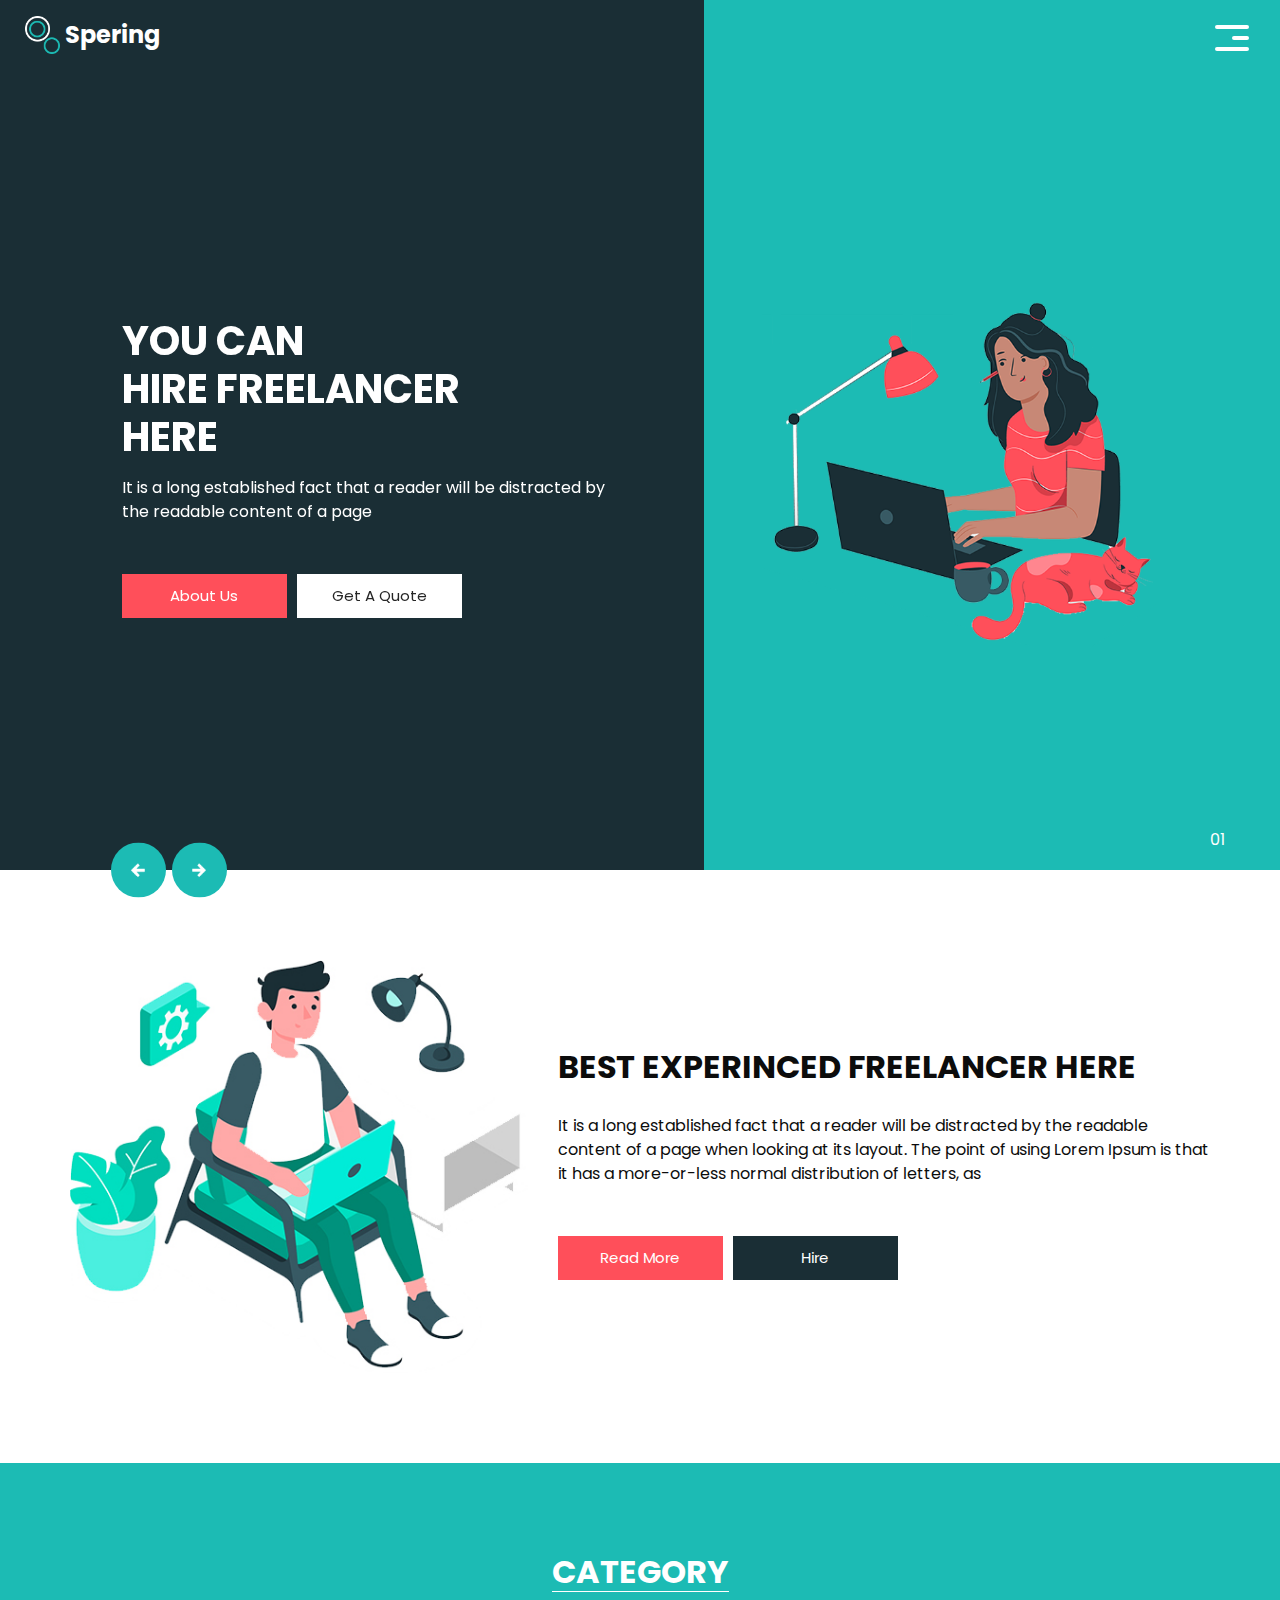
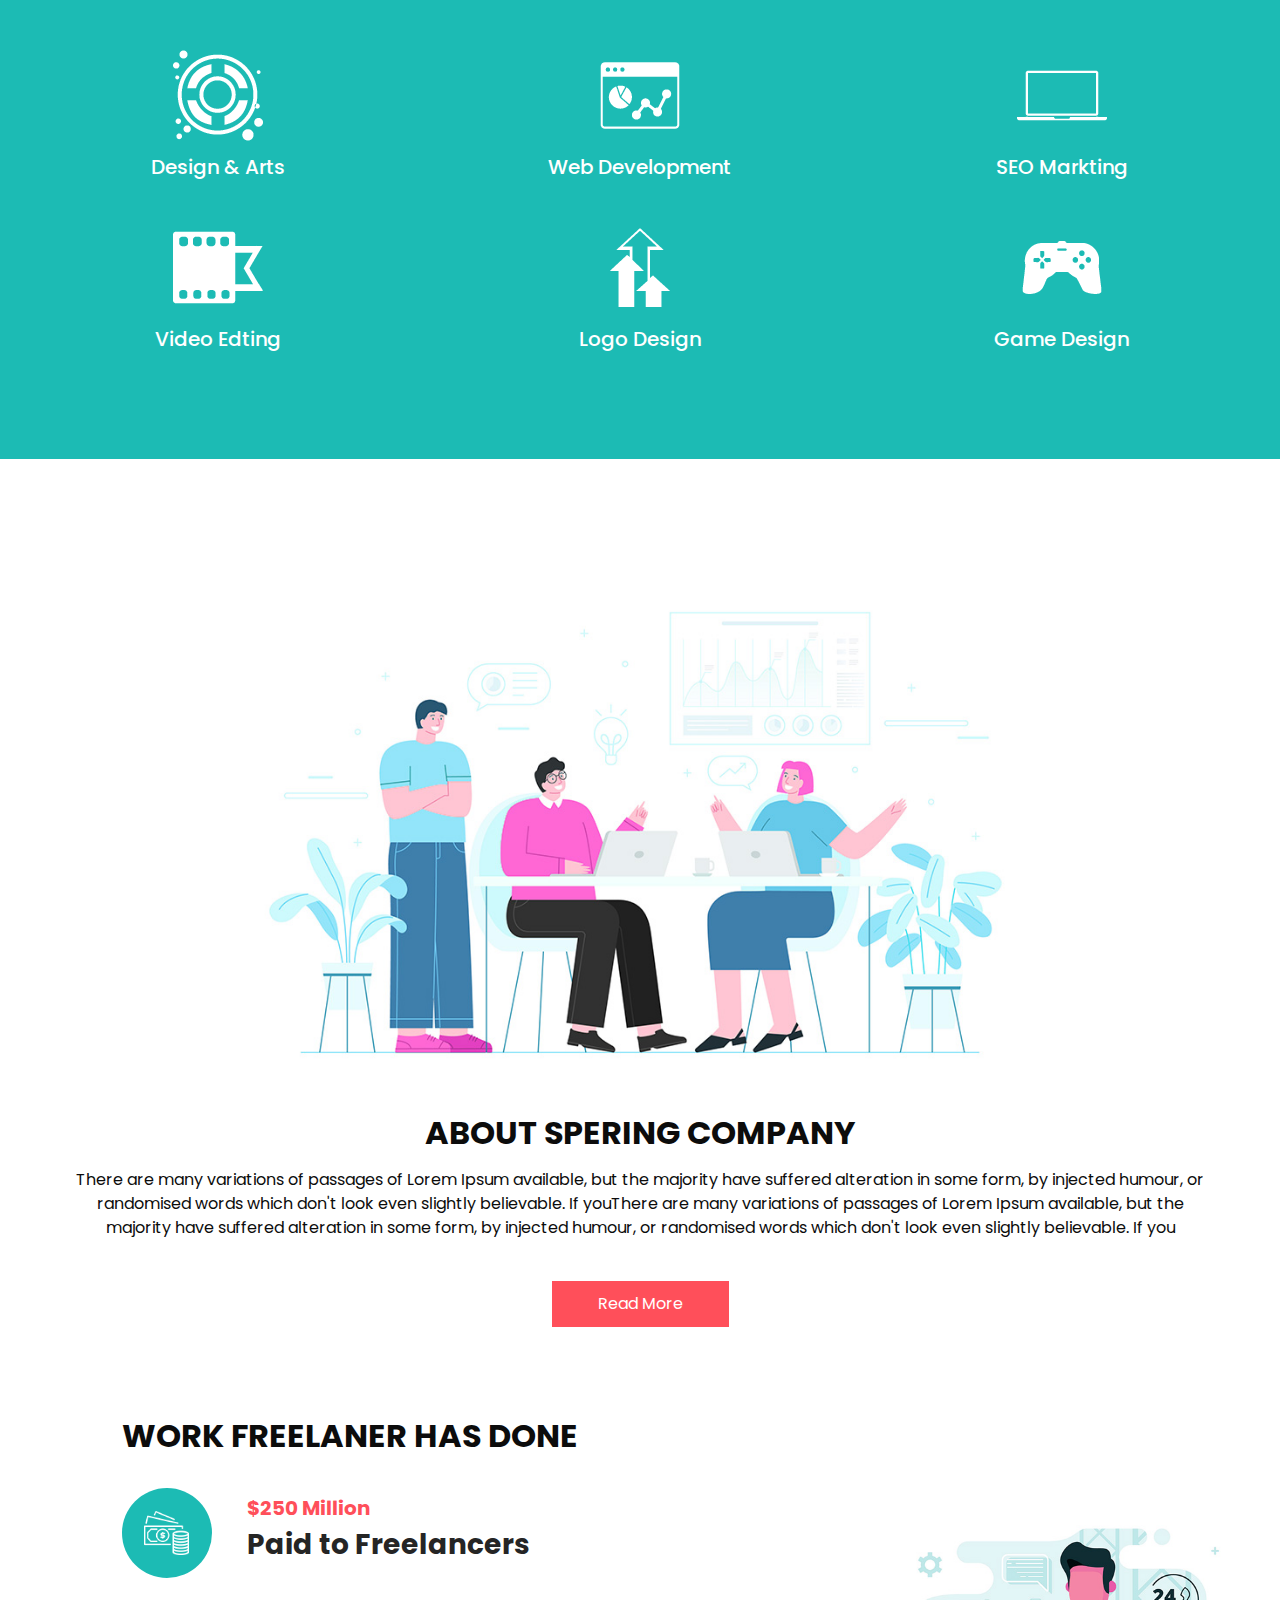
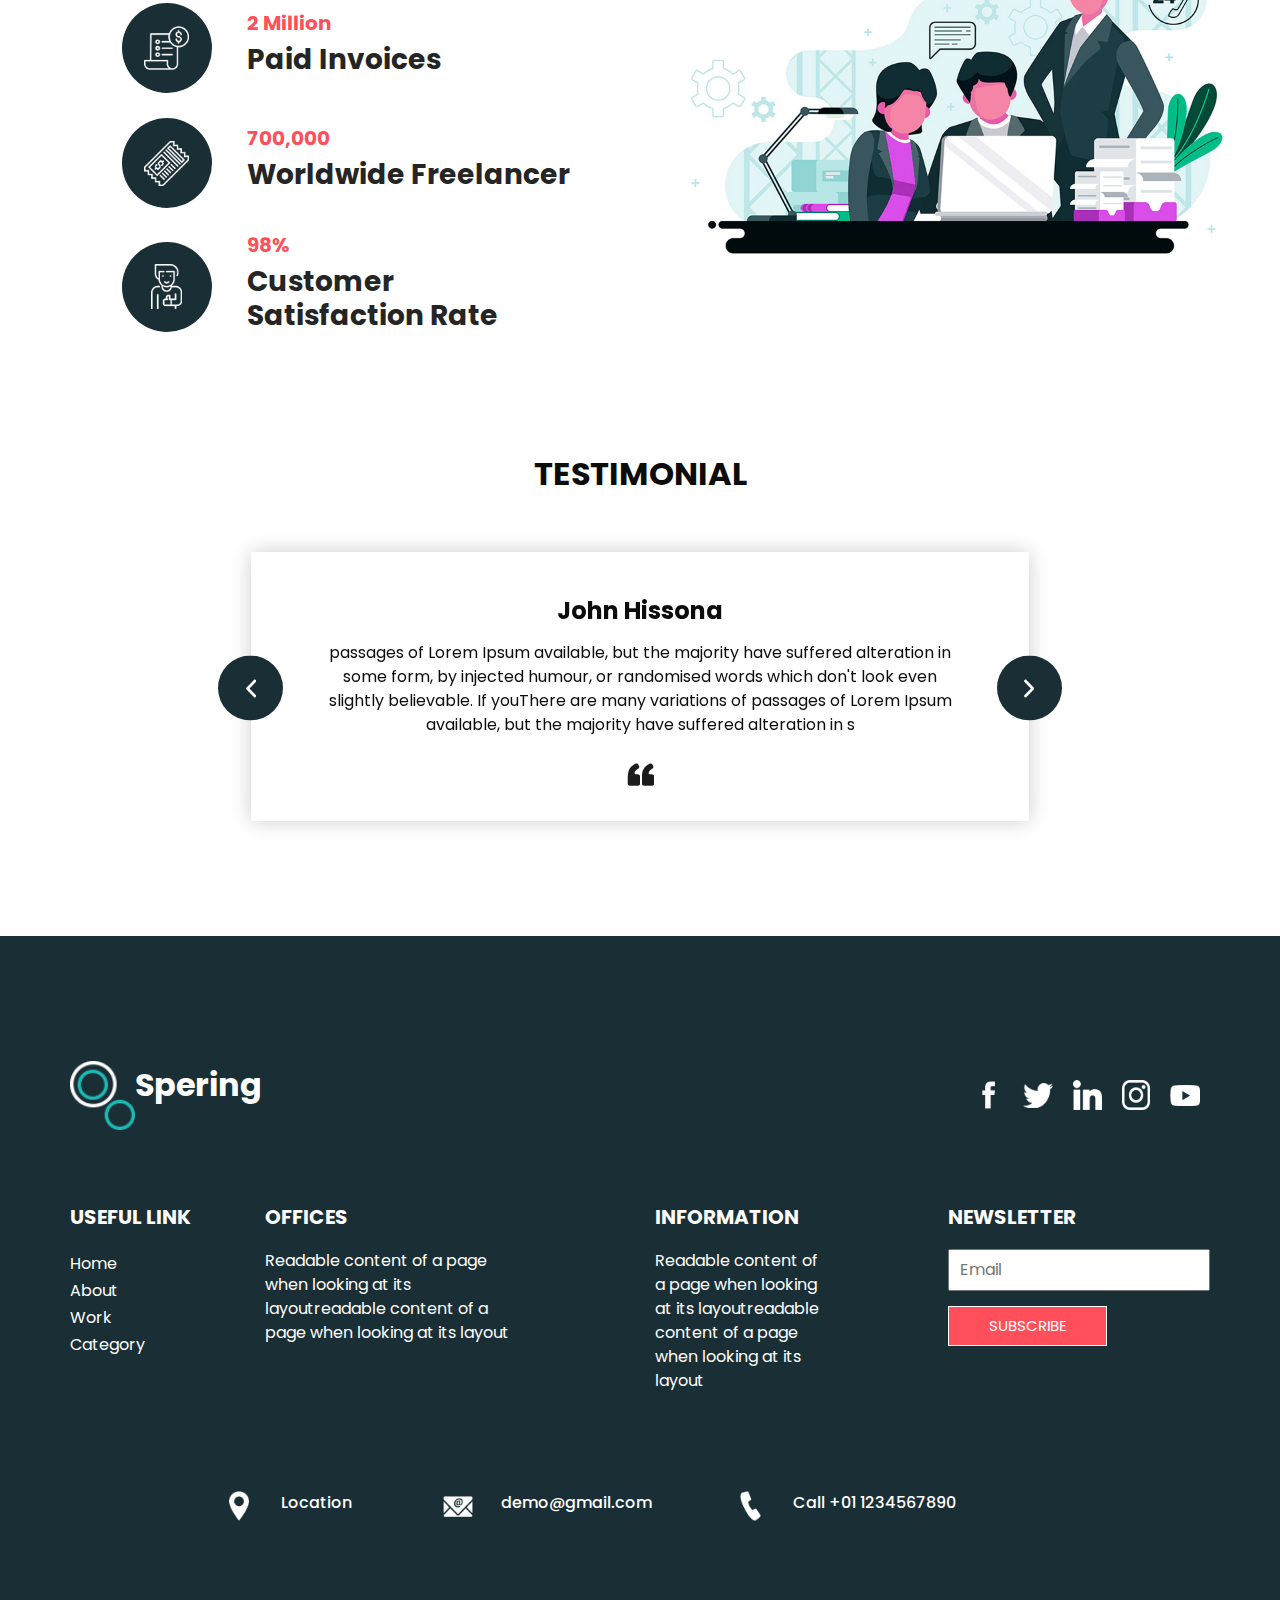
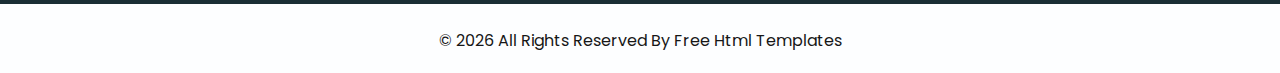
<file: sidosen/spering-html/index.html>
<!DOCTYPE html>
<html>

<head>
  <!-- Basic -->
  <meta charset="utf-8" />
  <meta http-equiv="X-UA-Compatible" content="IE=edge" />
  <!-- Mobile Metas -->
  <meta name="viewport" content="width=device-width, initial-scale=1, shrink-to-fit=no" />
  <!-- Site Metas -->
  <meta name="keywords" content="" />
  <meta name="description" content="" />
  <meta name="author" content="" />

  <title>Spering</title>

  <!-- bootstrap core css -->
  <link rel="stylesheet" type="text/css" href="css/bootstrap.css" />

  <link href="https://fonts.googleapis.com/css?family=Poppins:400,700&display=swap" rel="stylesheet">
  <!-- Custom styles for this template -->
  <link href="css/style.css" rel="stylesheet" />
  <!-- responsive style -->
  <link href="css/responsive.css" rel="stylesheet" />
</head>

<body>
  <div class="hero_area">
    <!-- header section strats -->
    <header class="header_section">
      <div class="container-fluid">
        <nav class="navbar navbar-expand-lg custom_nav-container">
          <a class="navbar-brand" href="index.html">
            <img src="images/logo.png" alt="" />
            <span>
              Spering
            </span>
          </a>
          <button class="navbar-toggler" type="button" data-toggle="collapse" data-target="#navbarSupportedContent" aria-controls="navbarSupportedContent" aria-expanded="false" aria-label="Toggle navigation">
            <span class="navbar-toggler-icon"></span>
          </button>

          <div class="collapse navbar-collapse" id="navbarSupportedContent">
            <ul class="navbar-nav  ">
              <li class="nav-item active">
                <a class="nav-link" href="index.html">Home <span class="sr-only">(current)</span></a>
              </li>
              <li class="nav-item">
                <a class="nav-link" href="about.html"> About</a>
              </li>
              <li class="nav-item">
                <a class="nav-link" href="work.html">Work </a>
              </li>
              <li class="nav-item">
                <a class="nav-link" href="category.html"> Category </a>
              </li>
            </ul>
            <div class="user_option">
              <a href="">
                <span>
                  Login
                </span>
              </a>
              <form class="form-inline my-2 my-lg-0 ml-0 ml-lg-4 mb-3 mb-lg-0">
                <button class="btn  my-2 my-sm-0 nav_search-btn" type="submit"></button>
              </form>
            </div>
          </div>
          <div>
            <div class="custom_menu-btn ">
              <button>
                <span class=" s-1">

                </span>
                <span class="s-2">

                </span>
                <span class="s-3">

                </span>
              </button>
            </div>
          </div>

        </nav>
      </div>
    </header>
    <!-- end header section -->
    <!-- slider section -->
    <section class="slider_section ">
      <div class="carousel_btn-container">
        <a class="carousel-control-prev" href="#carouselExampleIndicators" role="button" data-slide="prev">
          <span class="sr-only">Previous</span>
        </a>
        <a class="carousel-control-next" href="#carouselExampleIndicators" role="button" data-slide="next">
          <span class="sr-only">Next</span>
        </a>
      </div>
      <div id="carouselExampleIndicators" class="carousel slide" data-ride="carousel">
        <ol class="carousel-indicators">
          <li data-target="#carouselExampleIndicators" data-slide-to="0" class="active">01</li>
          <li data-target="#carouselExampleIndicators" data-slide-to="1">02</li>
          <li data-target="#carouselExampleIndicators" data-slide-to="2">03</li>
        </ol>
        <div class="carousel-inner">
          <div class="carousel-item active">
            <div class="container-fluid">
              <div class="row">
                <div class="col-md-5 offset-md-1">
                  <div class="detail-box">
                    <h1>
                      You Can <br>
                      Hire Freelancer <br>
                      Here
                    </h1>
                    <p>
                      It is a long established fact that a reader will be distracted by
                      the readable content of a page
                    </p>
                    <div class="btn-box">
                      <a href="" class="btn-1">
                        About Us
                      </a>
                      <a href="" class="btn-2">
                        Get A Quote
                      </a>
                    </div>
                  </div>
                </div>
                <div class="offset-md-1 col-md-4 img-container">
                  <div class="img-box">
                    <img src="images/slider-img.png" alt="">
                  </div>
                </div>
              </div>
            </div>
          </div>
          <div class="carousel-item ">
            <div class="container-fluid">
              <div class="row">
                <div class="col-md-5 offset-md-1">
                  <div class="detail-box">
                    <h1>
                      You Can <br>
                      Hire Freelancer <br>
                      Here
                    </h1>
                    <p>
                      It is a long established fact that a reader will be distracted by
                      the readable content of a page
                    </p>
                    <div class="btn-box">
                      <a href="" class="btn-1">
                        About Us
                      </a>
                      <a href="" class="btn-2">
                        Get A Quote
                      </a>
                    </div>
                  </div>
                </div>
                <div class="offset-md-1 col-md-4 img-container">
                  <div class="img-box">
                    <img src="images/slider-img.png" alt="">
                  </div>
                </div>
              </div>
            </div>
          </div>
          <div class="carousel-item ">
            <div class="container-fluid">
              <div class="row">
                <div class="col-md-5 offset-md-1">
                  <div class="detail-box">
                    <h1>
                      You Can <br>
                      Hire Freelancer <br>
                      Here
                    </h1>
                    <p>
                      It is a long established fact that a reader will be distracted by
                      the readable content of a page
                    </p>
                    <div class="btn-box">
                      <a href="" class="btn-1">
                        About Us
                      </a>
                      <a href="" class="btn-2">
                        Get A Quote
                      </a>
                    </div>
                  </div>
                </div>
                <div class="offset-md-1 col-md-4 img-container">
                  <div class="img-box">
                    <img src="images/slider-img.png" alt="">
                  </div>
                </div>
              </div>
            </div>
          </div>
        </div>

      </div>

    </section>
    <!-- end slider section -->
  </div>


  <!-- experience section -->

  <section class="experience_section layout_padding">
    <div class="container">
      <div class="row">
        <div class="col-md-5">
          <div class="img-box">
            <img src="images/experience-img.jpg" alt="">
          </div>
        </div>
        <div class="col-md-7">
          <div class="detail-box">
            <div class="heading_container">
              <h2>
                Best Experinced Freelancer Here
              </h2>
            </div>
            <p>
              It is a long established fact that a reader will be distracted by the readable content of a page when looking at its layout. The point of using Lorem Ipsum is that it has a more-or-less normal distribution of letters, as
            </p>
            <div class="btn-box">
              <a href="" class="btn-1">
                Read More
              </a>
              <a href="" class="btn-2">
                Hire
              </a>
            </div>
          </div>
        </div>

      </div>
    </div>
  </section>

  <!-- end experience section -->

  <!-- category section -->
  <section class="category_section layout_padding">
    <div class="container">
      <div class="heading_container">
        <h2>
          Category
        </h2>
      </div>
      <div class="category_container">
        <div class="box">
          <div class="img-box">
            <img src="images/c1.png" alt="">
          </div>
          <div class="detail-box">
            <h5>
              Design & Arts
            </h5>
          </div>
        </div>
        <div class="box">
          <div class="img-box">
            <img src="images/c2.png" alt="">
          </div>
          <div class="detail-box">
            <h5>
              Web Development
            </h5>
          </div>
        </div>
        <div class="box">
          <div class="img-box">
            <img src="images/c3.png" alt="">
          </div>
          <div class="detail-box">
            <h5>
              SEO Markting
            </h5>
          </div>
        </div>
        <div class="box">
          <div class="img-box">
            <img src="images/c4.png" alt="">
          </div>
          <div class="detail-box">
            <h5>
              Video Edting
            </h5>
          </div>
        </div>
        <div class="box">
          <div class="img-box">
            <img src="images/c5.png" alt="">
          </div>
          <div class="detail-box">
            <h5>
              Logo Design
            </h5>
          </div>
        </div>
        <div class="box">
          <div class="img-box">
            <img src="images/c6.png" alt="">
          </div>
          <div class="detail-box">
            <h5>
              Game Design
            </h5>
          </div>
        </div>
      </div>
    </div>
  </section>


  <!-- end category section -->

  <!-- about section -->

  <section class="about_section layout_padding">
    <div class="container">
      <div class="row">
        <div class="col-md-10 col-lg-9 mx-auto">
          <div class="img-box">
            <img src="images/about-img.jpg" alt="">
          </div>
        </div>
      </div>
      <div class="detail-box">
        <h2>
          About Spering Company
        </h2>
        <p>
          There are many variations of passages of Lorem Ipsum available, but the majority have suffered alteration in some form, by injected humour, or randomised words which don't look even slightly believable. If youThere are many variations of passages of Lorem Ipsum available, but the majority have suffered alteration in some form, by injected humour, or randomised words which don't look even slightly believable. If you
        </p>
        <a href="">
          Read More
        </a>
      </div>
    </div>
  </section>

  <!-- end about section -->

  <!-- freelance section -->

  <section class="freelance_section ">
    <div id="accordion">
      <div class="container-fluid">
        <div class="row">
          <div class="col-md-5 offset-md-1">
            <div class="detail-box">
              <div class="heading_container">
                <h2>
                  Work Freelaner Has Done
                </h2>
              </div>
              <div class="tab_container">
                <div class="t-link-box" data-toggle="collapse" data-target="#collapseOne" aria-expanded="true" aria-controls="collapseOne">
                  <div class="img-box">
                    <img src="images/f1.png" alt="">
                  </div>
                  <div class="detail-box">
                    <h5>
                      $250 Million
                    </h5>
                    <h3>
                      Paid to Freelancers
                    </h3>
                  </div>
                </div>
                <div class="t-link-box collapsed" data-toggle="collapse" data-target="#collapseTwo" aria-expanded="false" aria-controls="collapseTwo">
                  <div class="img-box">
                    <img src="images/f2.png" alt="">
                  </div>
                  <div class="detail-box">
                    <h5>
                      2 Million
                    </h5>
                    <h3>
                      Paid Invoices
                    </h3>
                  </div>
                </div>
                <div class="t-link-box collapsed" data-toggle="collapse" data-target="#collapseThree" aria-expanded="false" aria-controls="collapseThree">
                  <div class="img-box">
                    <img src="images/f3.png" alt="">
                  </div>
                  <div class="detail-box">
                    <h5>
                      700,000
                    </h5>
                    <h3>
                      Worldwide Freelancer
                    </h3>
                  </div>
                </div>
                <div class="t-link-box collapsed" data-toggle="collapse" data-target="#collapseFour" aria-expanded="false" aria-controls="collapseFour">
                  <div class="img-box">
                    <img src="images/f4.png" alt="">
                  </div>
                  <div class="detail-box">
                    <h5>
                      98%
                    </h5>
                    <h3>
                      Customer <br>
                      Satisfaction Rate
                    </h3>
                  </div>
                </div>
              </div>
            </div>
          </div>
          <div class="col-md-6">
            <div class="collapse show" id="collapseOne" aria-labelledby="headingOne" data-parent="#accordion">
              <div class="img-box">
                <img src="images/freelance-img.jpg" alt="">
              </div>
            </div>
            <div class="collapse" id="collapseTwo" aria-labelledby="headingTwo" data-parent="#accordion">
              <div class="img-box">
                <img src="images/freelance-img.jpg" alt="">
              </div>
            </div>
            <div class="collapse" id="collapseThree" aria-labelledby="headingThree" data-parent="#accordion">
              <div class="img-box">
                <img src="images/freelance-img.jpg" alt="">
              </div>
            </div>
            <div class="collapse" id="collapseFour" aria-labelledby="headingfour" data-parent="#accordion">
              <div class="img-box">
                <img src="images/freelance-img.jpg" alt="">
              </div>
            </div>
          </div>
        </div>
      </div>
    </div>
  </section>

  <!-- end freelance section -->

  <!-- client section -->

  <section class="client_section layout_padding">
    <div class="container">
      <div class="row">
        <div class="col-lg-9 col-md-10 mx-auto">
          <div class="heading_container">
            <h2>
              Testimonial
            </h2>
          </div>
          <div id="carouselExampleControls" class="carousel slide" data-ride="carousel">
            <div class="carousel-inner">
              <div class="carousel-item active">
                <div class="detail-box">
                  <h4>
                    John Hissona
                  </h4>
                  <p>
                    passages of Lorem Ipsum available, but the majority have suffered alteration in some form, by injected humour, or randomised words which don't look even slightly believable. If youThere are many variations of passages of Lorem Ipsum available, but the majority have suffered alteration in s
                  </p>
                  <img src="images/quote.png" alt="">
                </div>
              </div>
              <div class="carousel-item">
                <div class="detail-box">
                  <h4>
                    John Hissona
                  </h4>
                  <p>
                    passages of Lorem Ipsum available, but the majority have suffered alteration in some form, by injected humour, or randomised words which don't look even slightly believable. If youThere are many variations of passages of Lorem Ipsum available, but the majority have suffered alteration in s
                  </p>
                  <img src="images/quote.png" alt="">
                </div>
              </div>
              <div class="carousel-item">
                <div class="detail-box">
                  <h4>
                    John Hissona
                  </h4>
                  <p>
                    passages of Lorem Ipsum available, but the majority have suffered alteration in some form, by injected humour, or randomised words which don't look even slightly believable. If youThere are many variations of passages of Lorem Ipsum available, but the majority have suffered alteration in s
                  </p>
                  <img src="images/quote.png" alt="">
                </div>
              </div>
            </div>
            <a class="carousel-control-prev" href="#carouselExampleControls" role="button" data-slide="prev">
              <span class="sr-only">Previous</span>
            </a>
            <a class="carousel-control-next" href="#carouselExampleControls" role="button" data-slide="next">
              <span class="sr-only">Next</span>
            </a>
          </div>
        </div>
      </div>
    </div>
  </section>

  <!-- end client section -->



  <!-- info section -->

  <section class="info_section ">
    <div class="info_container layout_padding-top">
      <div class="container">
        <div class="info_top">
          <div class="info_logo">
            <img src="images/logo.png" alt="" />
            <span>
              Spering
            </span>
          </div>
          <div class="social_box">
            <a href="#">
              <img src="images/fb.png" alt="">
            </a>
            <a href="#">
              <img src="images/twitter.png" alt="">
            </a>
            <a href="#">
              <img src="images/linkedin.png" alt="">
            </a>
            <a href="#">
              <img src="images/instagram.png" alt="">
            </a>
            <a href="#">
              <img src="images/youtube.png" alt="">
            </a>
          </div>
        </div>

        <div class="info_main">
          <div class="row">
            <div class="col-md-3 col-lg-2">
              <div class="info_link-box">
                <h5>
                  Useful Link
                </h5>
                <ul>
                  <li class=" active">
                    <a class="" href="index.html">Home <span class="sr-only">(current)</span></a>
                  </li>
                  <li class="">
                    <a class="" href="about.html">About </a>
                  </li>
                  <li class="">
                    <a class="" href="work.html">Work </a>
                  </li>
                  <li class="">
                    <a class="" href="category.html">Category </a>
                  </li>
                </ul>
              </div>
            </div>
            <div class="col-md-3 ">
              <h5>
                Offices
              </h5>
              <p>
                Readable content of a page when looking at its layoutreadable content of a page when looking at its layout
              </p>
            </div>

            <div class="col-md-3 col-lg-2 offset-lg-1">
              <h5>
                Information
              </h5>
              <p>
                Readable content of a page when looking at its layoutreadable content of a page when looking at its layout
              </p>
            </div>

            <div class="col-md-3  offset-lg-1">
              <div class="info_form ">
                <h5>
                  Newsletter
                </h5>
                <form action="">
                  <input type="email" placeholder="Email">
                  <button>
                    Subscribe
                  </button>
                </form>
              </div>
            </div>
          </div>
        </div>
        <div class="row">
          <div class="col-lg-9 col-md-10 mx-auto">
            <div class="info_contact layout_padding2">
              <div class="row">
                <div class="col-md-3">
                  <a href="#" class="link-box">
                    <div class="img-box">
                      <img src="images/location.png" alt="">
                    </div>
                    <div class="detail-box">
                      <h6>
                        Location
                      </h6>
                    </div>
                  </a>
                </div>
                <div class="col-md-4">
                  <a href="#" class="link-box">
                    <div class="img-box">
                      <img src="images/mail.png" alt="">
                    </div>
                    <div class="detail-box">
                      <h6>
                        demo@gmail.com
                      </h6>
                    </div>
                  </a>
                </div>
                <div class="col-md-5">
                  <a href="#" class="link-box">
                    <div class="img-box">
                      <img src="images/call.png" alt="">
                    </div>
                    <div class="detail-box">
                      <h6>
                        Call +01 1234567890
                      </h6>
                    </div>
                  </a>
                </div>
              </div>
            </div>
          </div>
        </div>

      </div>
    </div>
  </section>

  <!-- end info section -->

  <!-- footer section -->
  <footer class="container-fluid footer_section ">
    <div class="container">
      <p>
        &copy; <span id="displayDate"></span> All Rights Reserved By
        <a href="https://html.design/">Free Html Templates</a>
      </p>
    </div>
  </footer>
  <!-- end  footer section -->


  <script src="js/jquery-3.4.1.min.js"></script>
  <script src="js/bootstrap.js"></script>
  <script src="js/custom.js"></script>


</body>
</body>

</html>
</file>
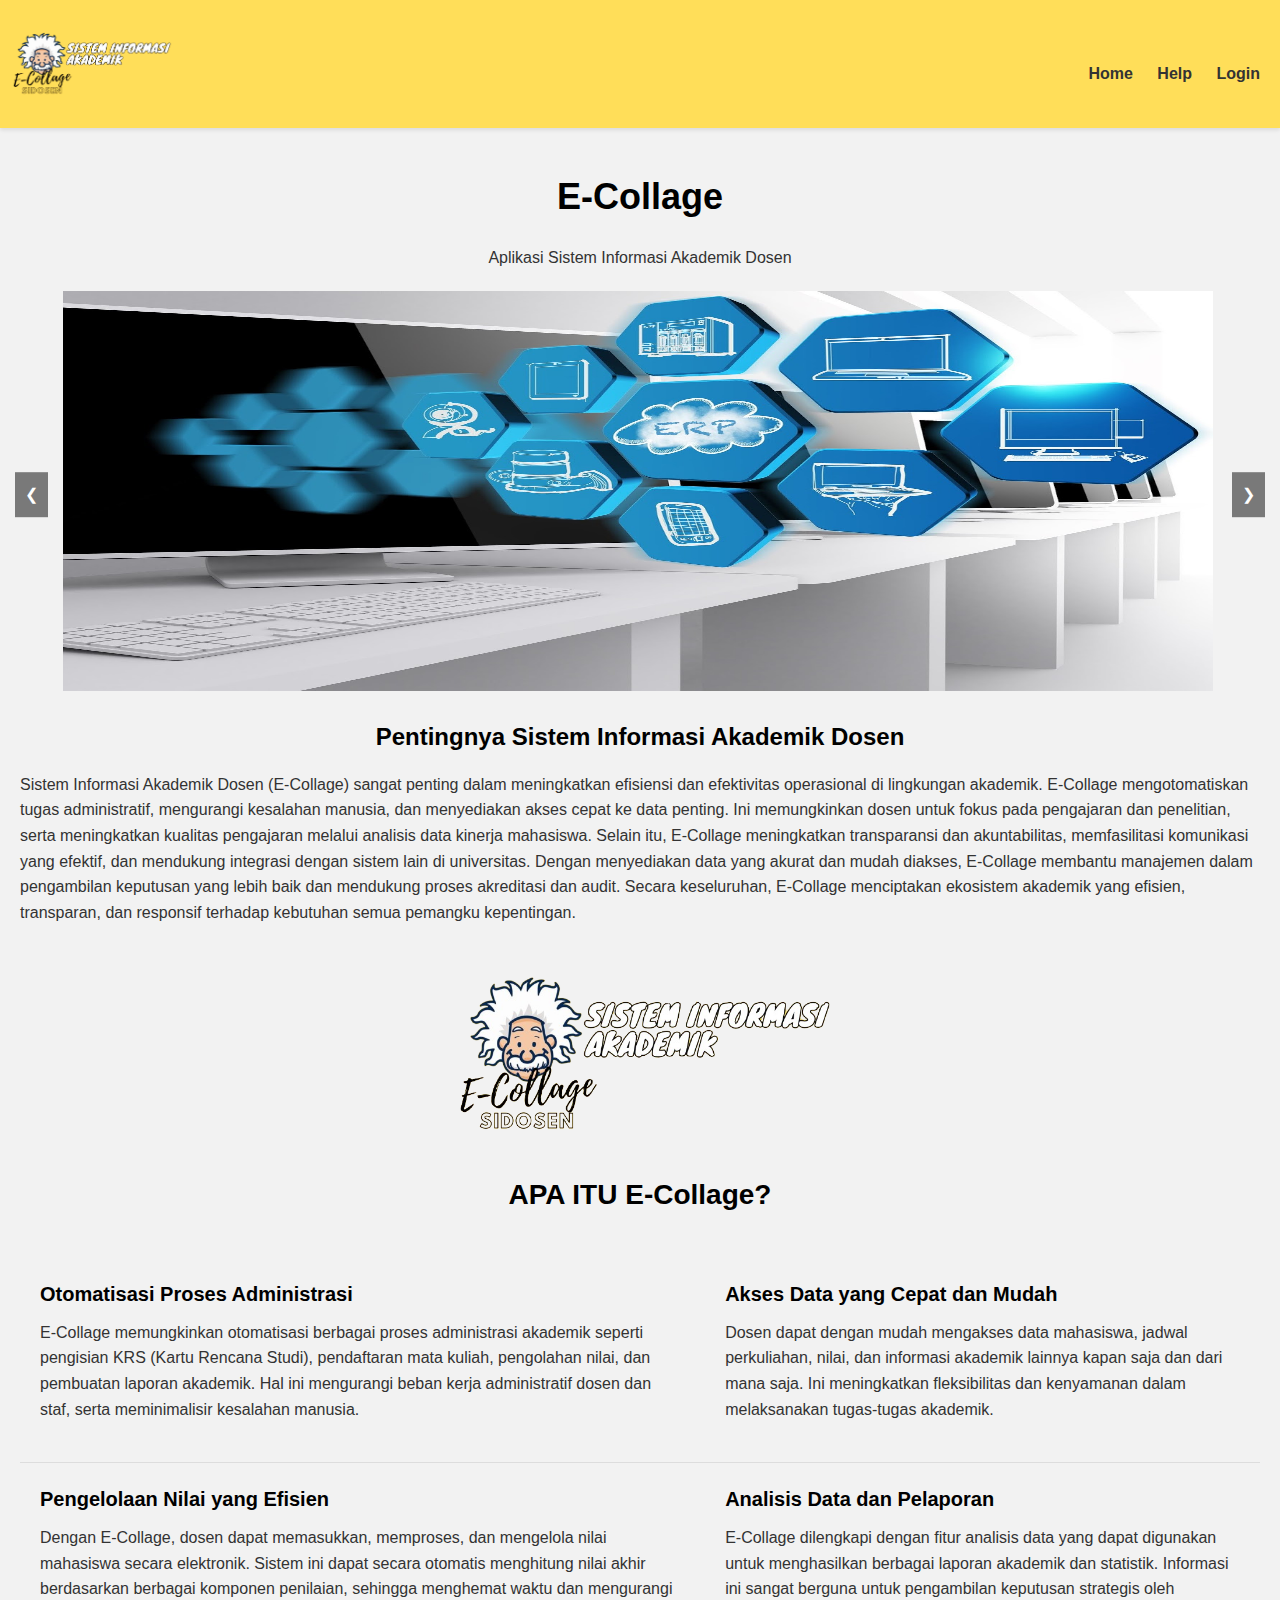
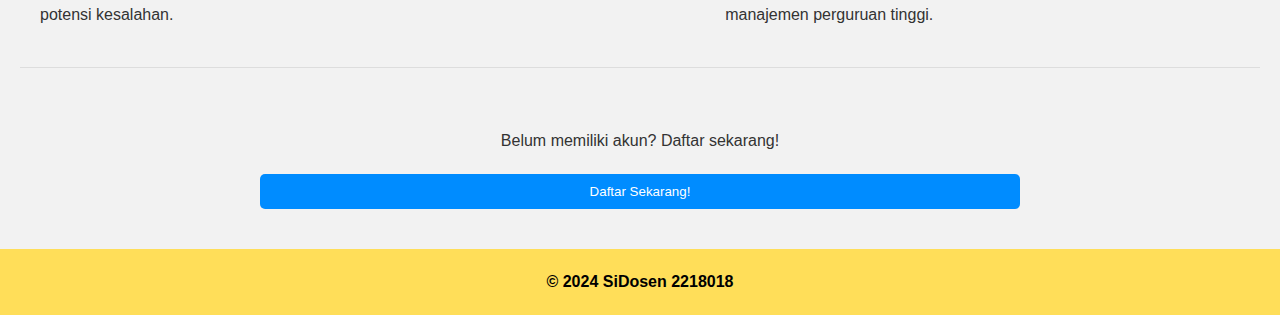
<file: WEB/Index/index.html>
<!DOCTYPE html>
<html lang="en">
<head>
    <meta charset="UTF-8">
    <meta name="viewport" content="width=device-width, initial-scale=1.0">
    <link rel="icon" href="../Image/logosidosen.png  ">
    <title>E-Counting</title>
    <link rel="stylesheet" href="index.css">
</head>
<body>
    <header>
        <div class="logo">
            <img src="../Image/logosidosenpng.png" alt="" weight="80" height="80">
        </div>
        <div class="navbar">
            <a href="index.html">Home</a>
            <a href="contact.html">Help</a>
            <!-- Change the id of login button to trigger the popup -->
            <a href="#" id="loginBtn">Login</a>
        </div>
    </header>
    <main>
        <center>
            <h1>     E-Collage  </h1>
            <p>Aplikasi Sistem Informasi Akademik Dosen</p>
            <div class="carousel-container">
                <div class="carousel-slide">
                    <div class="slide">
                        <img class="slide-image" src="../Image/SistemInformasi.jpg" alt="Slide 1">
                    </div>
                    <div class="slide">
                        <img class="slide-image" src="../Image/gambar2.jpg" alt="Slide 2">
                    </div>
                    <div class="slide">
                        <img class="slide-image" src="../Image/gambar3.jpg" alt="Slide 3">
                    </div>
                </div>
                <a class="prev" onclick="plusSlides(-1)">&#10094;</a>
                <a class="next" onclick="plusSlides(1)">&#10095;</a>
            </div>
            <script>
                var slideIndex = 1;
                function showSlides(n) {
                    var slides = document.getElementsByClassName("slide");
                    if (n > slides.length) {
                        slideIndex = 1;
                    }
                    if (n < 1) {
                        slideIndex = slides.length;
                    }
                    for (var i = 0; i < slides.length; i++) {
                        slides[i].style.display = "none";
                    }
                    slides[slideIndex - 1].style.display = "block";
                }
                function plusSlides(n) {
                    showSlides(slideIndex += n);
                }
                showSlides(slideIndex);
            </script>
        </center>
            <div class="site">
                <center><h2>Pentingnya Sistem Informasi Akademik Dosen </h2></center>
                <p>Sistem Informasi Akademik Dosen (E-Collage) sangat penting dalam meningkatkan efisiensi dan efektivitas operasional di lingkungan akademik. E-Collage mengotomatiskan tugas administratif, mengurangi kesalahan manusia, dan menyediakan akses cepat ke data penting. Ini memungkinkan dosen untuk fokus pada pengajaran dan penelitian, serta meningkatkan kualitas pengajaran melalui analisis data kinerja mahasiswa. Selain itu, E-Collage meningkatkan transparansi dan akuntabilitas, memfasilitasi komunikasi yang efektif, dan mendukung integrasi dengan sistem lain di universitas. Dengan menyediakan data yang akurat dan mudah diakses, E-Collage membantu manajemen dalam pengambilan keputusan yang lebih baik dan mendukung proses akreditasi dan audit. Secara keseluruhan, E-Collage menciptakan ekosistem akademik yang efisien, transparan, dan responsif terhadap kebutuhan semua pemangku kepentingan.</p>
           <center> <img src="../Image/logosidosenpng.png" alt="" height="200"></center>
            </div>
        </div>
        <div class="container">
            <h1>APA ITU E-Collage?</h1>
        </div>
        <table>
            <tr>
                <td>
                    <h3>Otomatisasi Proses Administrasi</h3>
                    <p>E-Collage memungkinkan otomatisasi berbagai proses administrasi akademik seperti pengisian KRS (Kartu Rencana Studi), pendaftaran mata kuliah, pengolahan nilai, dan pembuatan laporan akademik. Hal ini mengurangi beban kerja administratif dosen dan staf, serta meminimalisir kesalahan manusia.</p>
                </td>
                <td>
                    <h3>Akses Data yang Cepat dan Mudah</h3>
                    <p>Dosen dapat dengan mudah mengakses data mahasiswa, jadwal perkuliahan, nilai, dan informasi akademik lainnya kapan saja dan dari mana saja. Ini meningkatkan fleksibilitas dan kenyamanan dalam melaksanakan tugas-tugas akademik.</p>
                </td>
            </tr>
            <tr>
                <td>
                    <h3>Pengelolaan Nilai yang Efisien</h3>
                    <p>Dengan E-Collage, dosen dapat memasukkan, memproses, dan mengelola nilai mahasiswa secara elektronik. Sistem ini dapat secara otomatis menghitung nilai akhir berdasarkan berbagai komponen penilaian, sehingga menghemat waktu dan mengurangi potensi kesalahan.</p>
                </td>
                <td>
                    <h3>Analisis Data dan Pelaporan</h3>
                    <p>E-Collage dilengkapi dengan fitur analisis data yang dapat digunakan untuk menghasilkan berbagai laporan akademik dan statistik. Informasi ini sangat berguna untuk pengambilan keputusan strategis oleh manajemen perguruan tinggi.

                    </p>
                </td>
            </tr>
        </table>
        <div class="container">
            <p>Belum memiliki akun? Daftar sekarang!</p>
            <button id="registerBtn" class="btn_register">Daftar Sekarang!</button>
        </div>
    </main>
    <footer>
        <div class="footer">
            <h4>&copy; 2024 SiDosen 2218018</h4>
        </div>
    </footer>
    
    <!-- Add popup box after the footer -->
    <div id="popupBox" class="popup-box">
        <div class="popup-close"><a href="index.html" >X</a></div>
        <div class="popup-content">
            <h2>Belum punya akun?</h2>
            <p>Silakan daftar terlebih dahulu untuk mengakses layanan kami.</p>
            <a href="register.html" class="btn_register">Daftar Sekarang!</a>
           <p><br>Sudah punya akun? | <a href="login.html" >Login</a></p>
        </div>
    </div>

    <script>
        // Add JavaScript to show the popup box when the login button is clicked
        var loginBtn = document.getElementById("loginBtn");
        loginBtn.addEventListener("click", function(event) {
            event.preventDefault(); // Prevent default link behavior
            document.getElementById('popupBox').style.display = 'block'; // Show popup box
        });

        // Add JavaScript to hide the popup box when the register button is clicked
        document.getElementById('registerBtn').addEventListener('click', function() {
            document.getElementById('popupBox').style.display = 'none';
        });

        // Add JavaScript for the onload event to hide the popup box when the page is loaded
        window.addEventListener('load', function() {
            document.getElementById('popupBox').style.display = 'none';
        });
    </script>
</body>
</html>
</file>
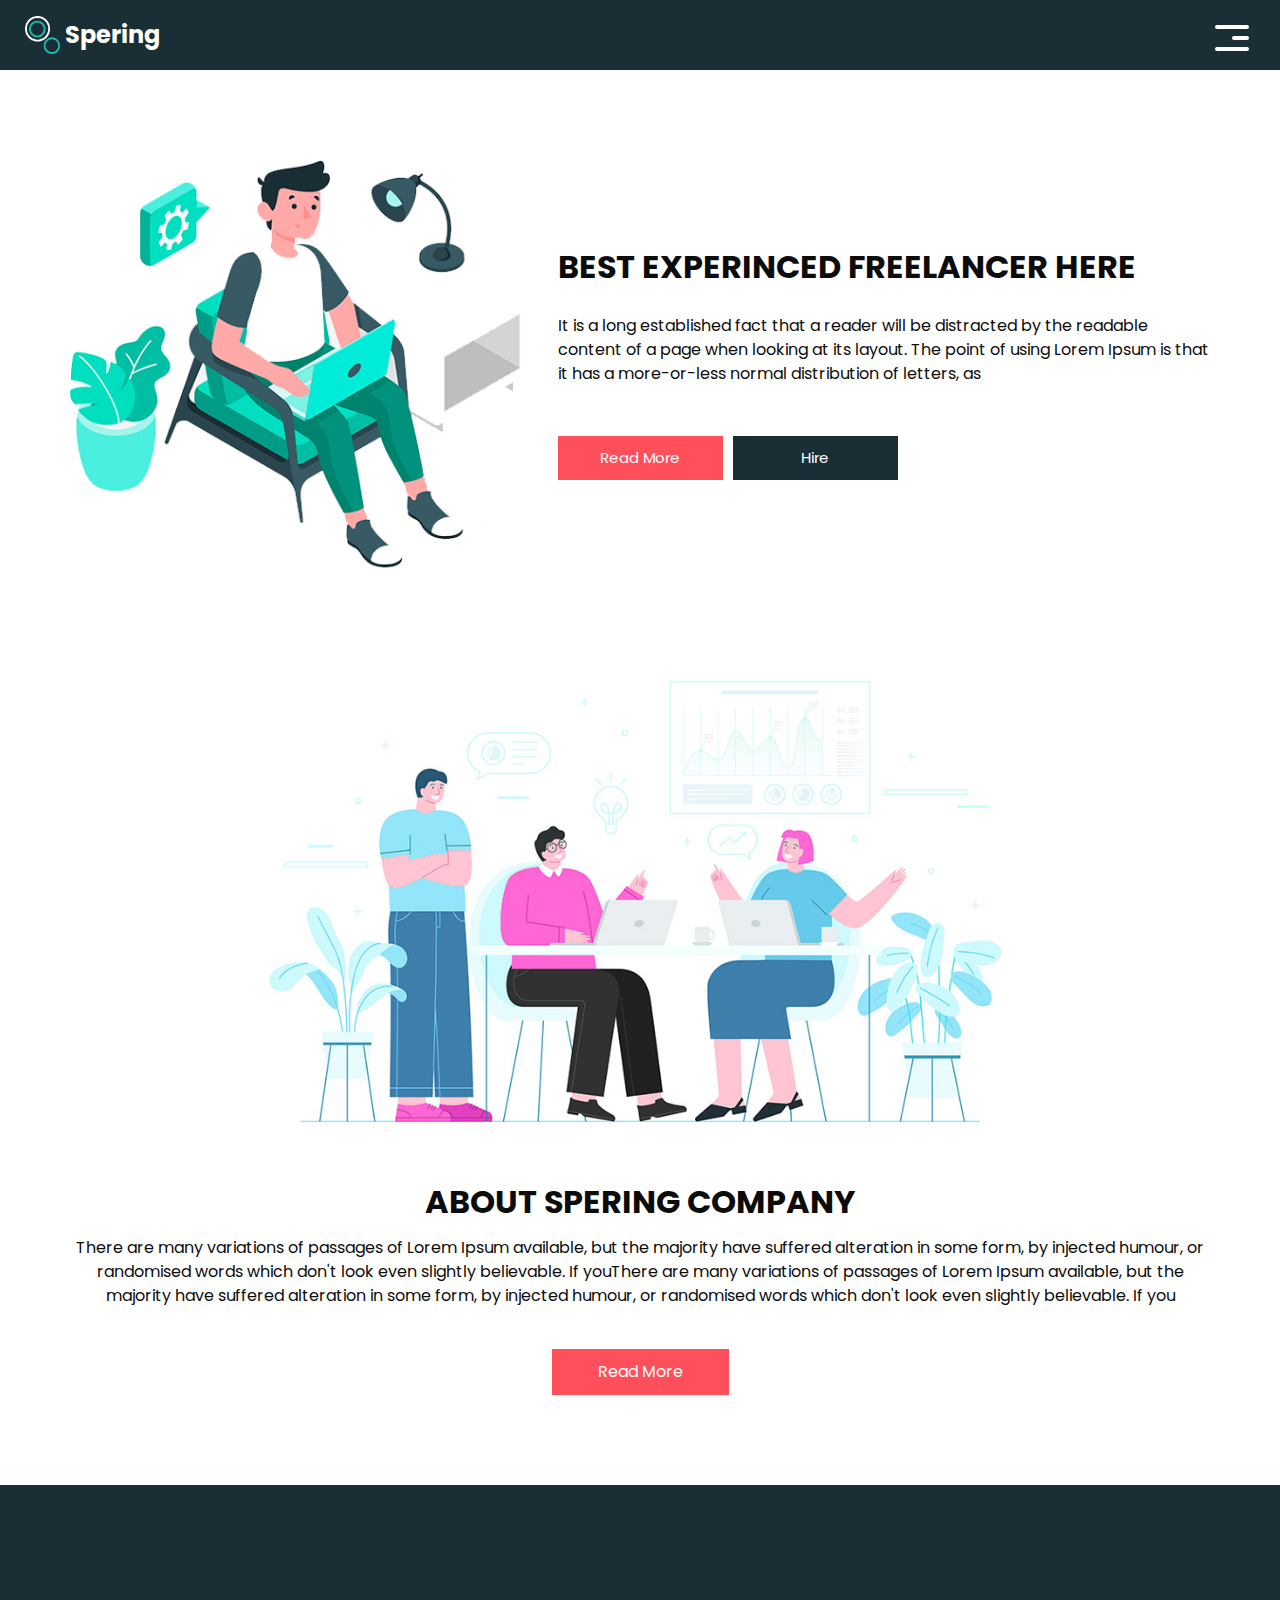
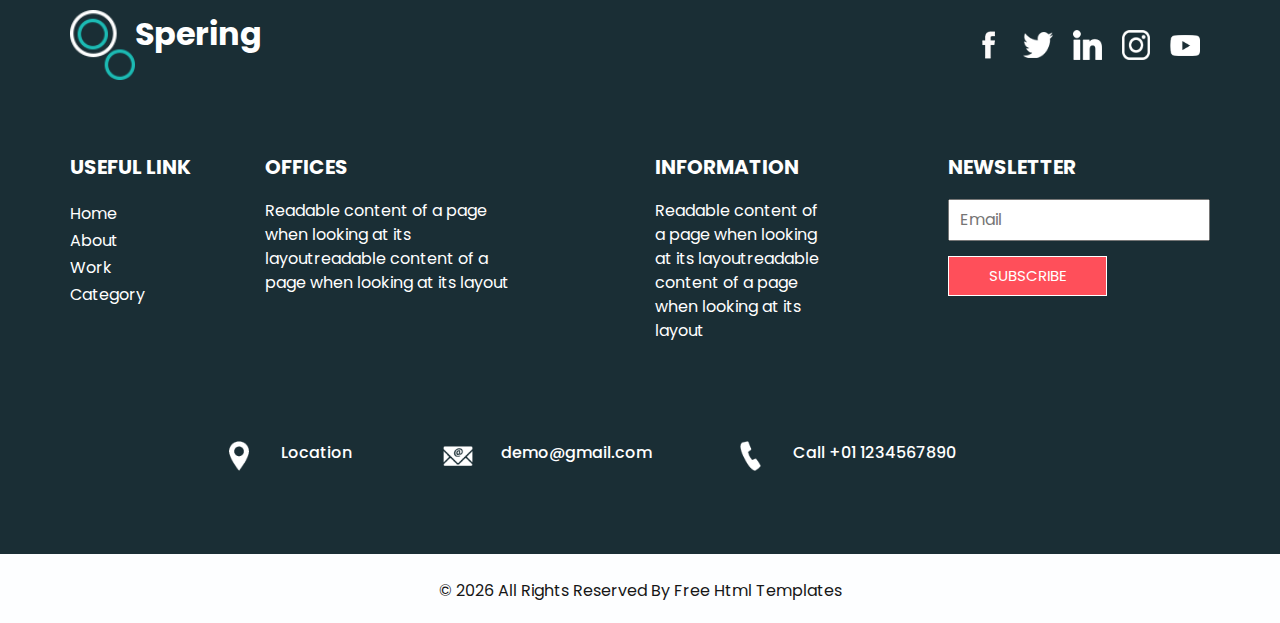
<file: sidosen/spering-html/about.html>
<!DOCTYPE html>
<html>

<head>
  <!-- Basic -->
  <meta charset="utf-8" />
  <meta http-equiv="X-UA-Compatible" content="IE=edge" />
  <!-- Mobile Metas -->
  <meta name="viewport" content="width=device-width, initial-scale=1, shrink-to-fit=no" />
  <!-- Site Metas -->
  <meta name="keywords" content="" />
  <meta name="description" content="" />
  <meta name="author" content="" />

  <title>Spering</title>

  <!-- bootstrap core css -->
  <link rel="stylesheet" type="text/css" href="css/bootstrap.css" />

  <link href="https://fonts.googleapis.com/css?family=Poppins:400,700&display=swap" rel="stylesheet">
  <!-- Custom styles for this template -->
  <link href="css/style.css" rel="stylesheet" />
  <!-- responsive style -->
  <link href="css/responsive.css" rel="stylesheet" />
</head>

<body class="sub_page">
  <div class="hero_area">
    <!-- header section strats -->
    <header class="header_section">
      <div class="container-fluid">
        <nav class="navbar navbar-expand-lg custom_nav-container">
          <a class="navbar-brand" href="index.html">
            <img src="images/logo.png" alt="" />
            <span>
              Spering
            </span>
          </a>
          <button class="navbar-toggler" type="button" data-toggle="collapse" data-target="#navbarSupportedContent" aria-controls="navbarSupportedContent" aria-expanded="false" aria-label="Toggle navigation">
            <span class="navbar-toggler-icon"></span>
          </button>

          <div class="collapse navbar-collapse" id="navbarSupportedContent">
            <ul class="navbar-nav  ">
              <li class="nav-item">
                <a class="nav-link" href="index.html">Home <span class="sr-only">(current)</span></a>
              </li>
              <li class="nav-item active">
                <a class="nav-link" href="about.html"> About</a>
              </li>
              <li class="nav-item">
                <a class="nav-link" href="work.html">Work </a>
              </li>
              <li class="nav-item">
                <a class="nav-link" href="category.html"> Category </a>
              </li>
            </ul>
            <div class="user_option">
              <a href="">
                <span>
                  Login
                </span>
              </a>
              <form class="form-inline my-2 my-lg-0 ml-0 ml-lg-4 mb-3 mb-lg-0">
                <button class="btn  my-2 my-sm-0 nav_search-btn" type="submit"></button>
              </form>
            </div>
          </div>
          <div>
            <div class="custom_menu-btn ">
              <button>
                <span class=" s-1">

                </span>
                <span class="s-2">

                </span>
                <span class="s-3">

                </span>
              </button>
            </div>
          </div>

        </nav>
      </div>
    </header>
    <!-- end header section -->
  </div>


  <!-- experience section -->

  <section class="experience_section layout_padding-top layout_padding2-bottom">
    <div class="container">
      <div class="row">
        <div class="col-md-5">
          <div class="img-box">
            <img src="images/experience-img.jpg" alt="">
          </div>
        </div>
        <div class="col-md-7">
          <div class="detail-box">
            <div class="heading_container">
              <h2>
                Best Experinced Freelancer Here
              </h2>
            </div>
            <p>
              It is a long established fact that a reader will be distracted by the readable content of a page when looking at its layout. The point of using Lorem Ipsum is that it has a more-or-less normal distribution of letters, as
            </p>
            <div class="btn-box">
              <a href="" class="btn-1">
                Read More
              </a>
              <a href="" class="btn-2">
                Hire
              </a>
            </div>
          </div>
        </div>

      </div>
    </div>
  </section>

  <!-- end experience section -->


  <!-- about section -->

  <section class="about_section layout_padding-bottom">
    <div class="container">
      <div class="row">
        <div class="col-md-10 col-lg-9 mx-auto">
          <div class="img-box">
            <img src="images/about-img.jpg" alt="">
          </div>
        </div>
      </div>
      <div class="detail-box">
        <h2>
          About Spering Company
        </h2>
        <p>
          There are many variations of passages of Lorem Ipsum available, but the majority have suffered alteration in some form, by injected humour, or randomised words which don't look even slightly believable. If youThere are many variations of passages of Lorem Ipsum available, but the majority have suffered alteration in some form, by injected humour, or randomised words which don't look even slightly believable. If you
        </p>
        <a href="">
          Read More
        </a>
      </div>
    </div>
  </section>

  <!-- end about section -->

  <!-- info section -->

  <section class="info_section ">
    <div class="info_container layout_padding-top">
      <div class="container">
        <div class="info_top">
          <div class="info_logo">
            <img src="images/logo.png" alt="" />
            <span>
              Spering
            </span>
          </div>
          <div class="social_box">
            <a href="#">
              <img src="images/fb.png" alt="">
            </a>
            <a href="#">
              <img src="images/twitter.png" alt="">
            </a>
            <a href="#">
              <img src="images/linkedin.png" alt="">
            </a>
            <a href="#">
              <img src="images/instagram.png" alt="">
            </a>
            <a href="#">
              <img src="images/youtube.png" alt="">
            </a>
          </div>
        </div>

        <div class="info_main">
          <div class="row">
            <div class="col-md-3 col-lg-2">
              <div class="info_link-box">
                <h5>
                  Useful Link
                </h5>
                <ul>
                  <li class=" active">
                    <a class="" href="index.html">Home <span class="sr-only">(current)</span></a>
                  </li>
                  <li class="">
                    <a class="" href="about.html">About </a>
                  </li>
                  <li class="">
                    <a class="" href="work.html">Work </a>
                  </li>
                  <li class="">
                    <a class="" href="category.html">Category </a>
                  </li>
                </ul>
              </div>
            </div>
            <div class="col-md-3 ">
              <h5>
                Offices
              </h5>
              <p>
                Readable content of a page when looking at its layoutreadable content of a page when looking at its layout
              </p>
            </div>

            <div class="col-md-3 col-lg-2 offset-lg-1">
              <h5>
                Information
              </h5>
              <p>
                Readable content of a page when looking at its layoutreadable content of a page when looking at its layout
              </p>
            </div>

            <div class="col-md-3  offset-lg-1">
              <div class="info_form ">
                <h5>
                  Newsletter
                </h5>
                <form action="">
                  <input type="email" placeholder="Email">
                  <button>
                    Subscribe
                  </button>
                </form>
              </div>
            </div>
          </div>
        </div>
        <div class="row">
          <div class="col-lg-9 col-md-10 mx-auto">
            <div class="info_contact layout_padding2">
              <div class="row">
                <div class="col-md-3">
                  <a href="#" class="link-box">
                    <div class="img-box">
                      <img src="images/location.png" alt="">
                    </div>
                    <div class="detail-box">
                      <h6>
                        Location
                      </h6>
                    </div>
                  </a>
                </div>
                <div class="col-md-4">
                  <a href="#" class="link-box">
                    <div class="img-box">
                      <img src="images/mail.png" alt="">
                    </div>
                    <div class="detail-box">
                      <h6>
                        demo@gmail.com
                      </h6>
                    </div>
                  </a>
                </div>
                <div class="col-md-5">
                  <a href="#" class="link-box">
                    <div class="img-box">
                      <img src="images/call.png" alt="">
                    </div>
                    <div class="detail-box">
                      <h6>
                        Call +01 1234567890
                      </h6>
                    </div>
                  </a>
                </div>
              </div>
            </div>
          </div>
        </div>

      </div>
    </div>
  </section>

  <!-- end info section -->

  <!-- footer section -->
  <footer class="container-fluid footer_section ">
    <div class="container">
      <p>
        &copy; <span id="displayDate"></span> All Rights Reserved By
        <a href="https://html.design/">Free Html Templates</a>
      </p>
    </div>
  </footer>
  <!-- end  footer section -->


  <script src="js/jquery-3.4.1.min.js"></script>
  <script src="js/bootstrap.js"></script>
  <script src="js/custom.js"></script>


</body>
</body>

</html>
</file>
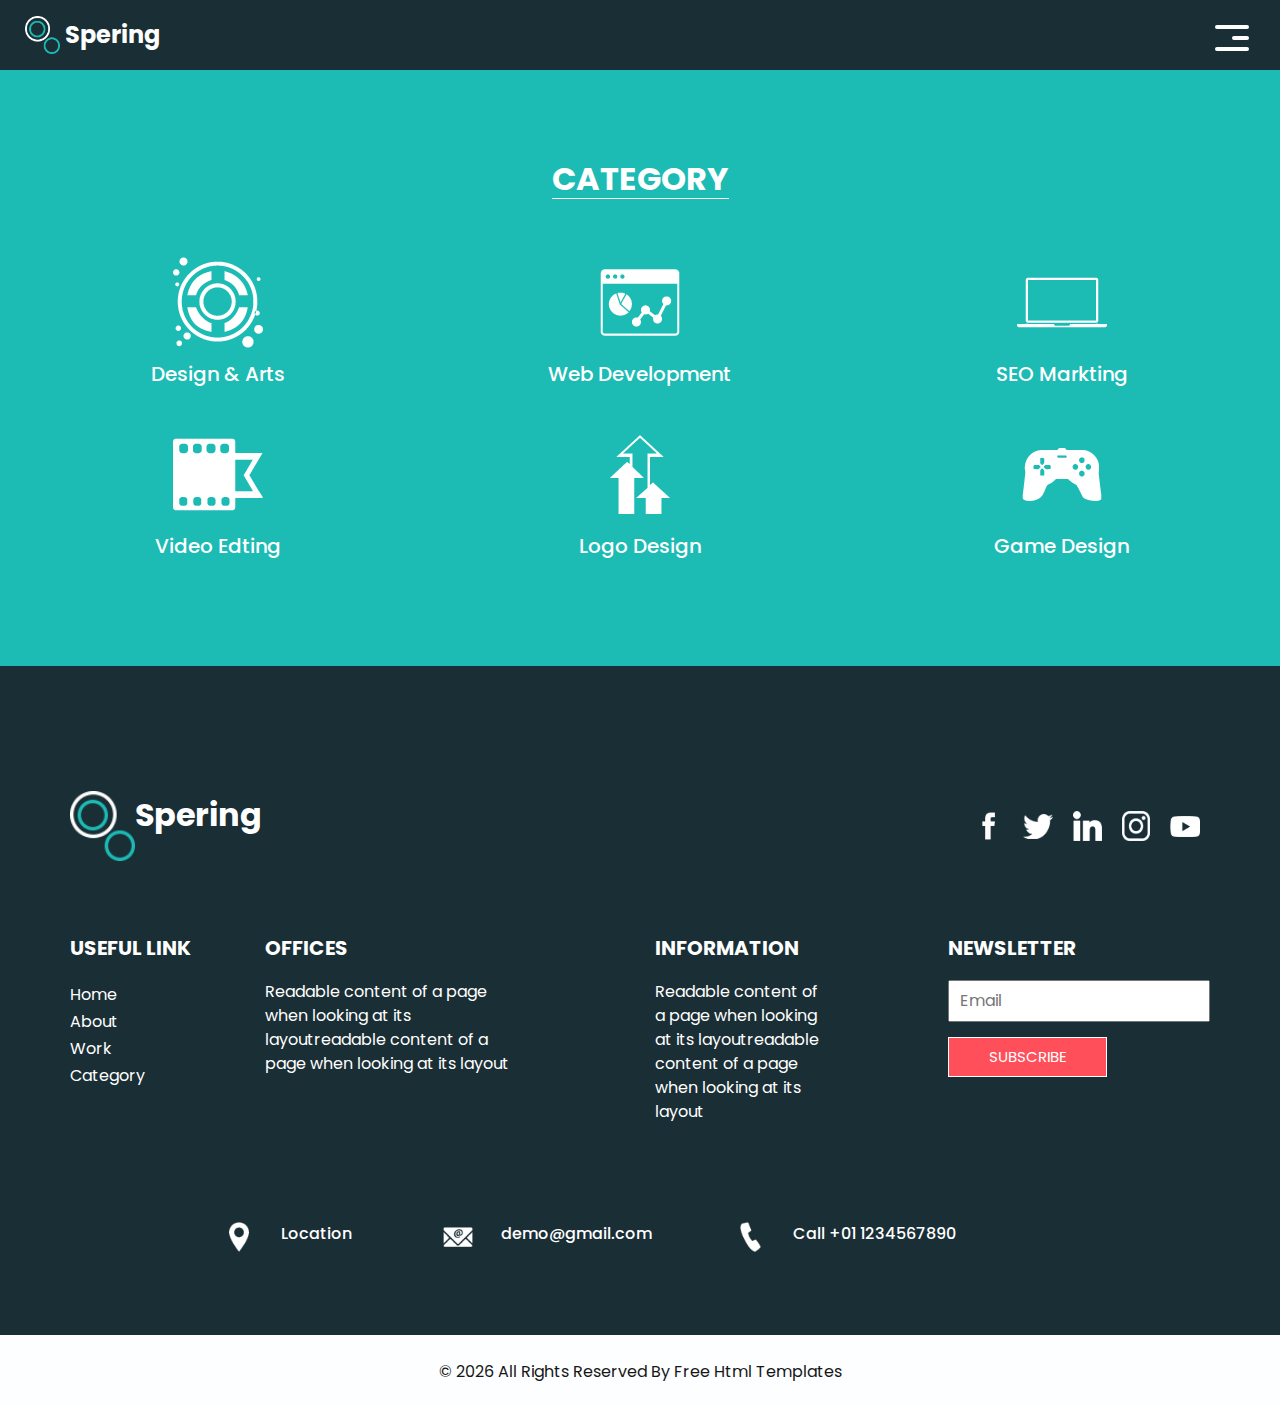
<file: sidosen/spering-html/category.html>
<!DOCTYPE html>
<html>

<head>
  <!-- Basic -->
  <meta charset="utf-8" />
  <meta http-equiv="X-UA-Compatible" content="IE=edge" />
  <!-- Mobile Metas -->
  <meta name="viewport" content="width=device-width, initial-scale=1, shrink-to-fit=no" />
  <!-- Site Metas -->
  <meta name="keywords" content="" />
  <meta name="description" content="" />
  <meta name="author" content="" />

  <title>Spering</title>

  <!-- bootstrap core css -->
  <link rel="stylesheet" type="text/css" href="css/bootstrap.css" />

  <link href="https://fonts.googleapis.com/css?family=Poppins:400,700&display=swap" rel="stylesheet">
  <!-- Custom styles for this template -->
  <link href="css/style.css" rel="stylesheet" />
  <!-- responsive style -->
  <link href="css/responsive.css" rel="stylesheet" />
</head>

<body class="sub_page">
  <div class="hero_area">
    <!-- header section strats -->
    <header class="header_section">
      <div class="container-fluid">
        <nav class="navbar navbar-expand-lg custom_nav-container">
          <a class="navbar-brand" href="index.html">
            <img src="images/logo.png" alt="" />
            <span>
              Spering
            </span>
          </a>
          <button class="navbar-toggler" type="button" data-toggle="collapse" data-target="#navbarSupportedContent" aria-controls="navbarSupportedContent" aria-expanded="false" aria-label="Toggle navigation">
            <span class="navbar-toggler-icon"></span>
          </button>

          <div class="collapse navbar-collapse" id="navbarSupportedContent">
            <ul class="navbar-nav  ">
              <li class="nav-item ">
                <a class="nav-link" href="index.html">Home <span class="sr-only">(current)</span></a>
              </li>
              <li class="nav-item">
                <a class="nav-link" href="about.html"> About</a>
              </li>
              <li class="nav-item">
                <a class="nav-link" href="work.html">Work </a>
              </li>
              <li class="nav-item active">
                <a class="nav-link" href="category.html"> Category </a>
              </li>
            </ul>
            <div class="user_option">
              <a href="">
                <span>
                  Login
                </span>
              </a>
              <form class="form-inline my-2 my-lg-0 ml-0 ml-lg-4 mb-3 mb-lg-0">
                <button class="btn  my-2 my-sm-0 nav_search-btn" type="submit"></button>
              </form>
            </div>
          </div>
          <div>
            <div class="custom_menu-btn ">
              <button>
                <span class=" s-1">

                </span>
                <span class="s-2">

                </span>
                <span class="s-3">

                </span>
              </button>
            </div>
          </div>

        </nav>
      </div>
    </header>
    <!-- end header section -->
  </div>

  <!-- category section -->

  <section class="category_section layout_padding">
    <div class="container">
      <div class="heading_container">
        <h2>
          Category
        </h2>
      </div>
      <div class="category_container">
        <div class="box">
          <div class="img-box">
            <img src="images/c1.png" alt="">
          </div>
          <div class="detail-box">
            <h5>
              Design & Arts
            </h5>
          </div>
        </div>
        <div class="box">
          <div class="img-box">
            <img src="images/c2.png" alt="">
          </div>
          <div class="detail-box">
            <h5>
              Web Development
            </h5>
          </div>
        </div>
        <div class="box">
          <div class="img-box">
            <img src="images/c3.png" alt="">
          </div>
          <div class="detail-box">
            <h5>
              SEO Markting
            </h5>
          </div>
        </div>
        <div class="box">
          <div class="img-box">
            <img src="images/c4.png" alt="">
          </div>
          <div class="detail-box">
            <h5>
              Video Edting
            </h5>
          </div>
        </div>
        <div class="box">
          <div class="img-box">
            <img src="images/c5.png" alt="">
          </div>
          <div class="detail-box">
            <h5>
              Logo Design
            </h5>
          </div>
        </div>
        <div class="box">
          <div class="img-box">
            <img src="images/c6.png" alt="">
          </div>
          <div class="detail-box">
            <h5>
              Game Design
            </h5>
          </div>
        </div>
      </div>
    </div>
  </section>
  <!-- end category section -->

  <!-- info section -->

  <section class="info_section ">
    <div class="info_container layout_padding-top">
      <div class="container">
        <div class="info_top">
          <div class="info_logo">
            <img src="images/logo.png" alt="" />
            <span>
              Spering
            </span>
          </div>
          <div class="social_box">
            <a href="#">
              <img src="images/fb.png" alt="">
            </a>
            <a href="#">
              <img src="images/twitter.png" alt="">
            </a>
            <a href="#">
              <img src="images/linkedin.png" alt="">
            </a>
            <a href="#">
              <img src="images/instagram.png" alt="">
            </a>
            <a href="#">
              <img src="images/youtube.png" alt="">
            </a>
          </div>
        </div>

        <div class="info_main">
          <div class="row">
            <div class="col-md-3 col-lg-2">
              <div class="info_link-box">
                <h5>
                  Useful Link
                </h5>
                <ul>
                  <li class=" active">
                    <a class="" href="index.html">Home <span class="sr-only">(current)</span></a>
                  </li>
                  <li class="">
                    <a class="" href="about.html">About </a>
                  </li>
                  <li class="">
                    <a class="" href="work.html">Work </a>
                  </li>
                  <li class="">
                    <a class="" href="category.html">Category </a>
                  </li>
                </ul>
              </div>
            </div>
            <div class="col-md-3 ">
              <h5>
                Offices
              </h5>
              <p>
                Readable content of a page when looking at its layoutreadable content of a page when looking at its layout
              </p>
            </div>

            <div class="col-md-3 col-lg-2 offset-lg-1">
              <h5>
                Information
              </h5>
              <p>
                Readable content of a page when looking at its layoutreadable content of a page when looking at its layout
              </p>
            </div>

            <div class="col-md-3  offset-lg-1">
              <div class="info_form ">
                <h5>
                  Newsletter
                </h5>
                <form action="">
                  <input type="email" placeholder="Email">
                  <button>
                    Subscribe
                  </button>
                </form>
              </div>
            </div>
          </div>
        </div>
        <div class="row">
          <div class="col-lg-9 col-md-10 mx-auto">
            <div class="info_contact layout_padding2">
              <div class="row">
                <div class="col-md-3">
                  <a href="#" class="link-box">
                    <div class="img-box">
                      <img src="images/location.png" alt="">
                    </div>
                    <div class="detail-box">
                      <h6>
                        Location
                      </h6>
                    </div>
                  </a>
                </div>
                <div class="col-md-4">
                  <a href="#" class="link-box">
                    <div class="img-box">
                      <img src="images/mail.png" alt="">
                    </div>
                    <div class="detail-box">
                      <h6>
                        demo@gmail.com
                      </h6>
                    </div>
                  </a>
                </div>
                <div class="col-md-5">
                  <a href="#" class="link-box">
                    <div class="img-box">
                      <img src="images/call.png" alt="">
                    </div>
                    <div class="detail-box">
                      <h6>
                        Call +01 1234567890
                      </h6>
                    </div>
                  </a>
                </div>
              </div>
            </div>
          </div>
        </div>

      </div>
    </div>
  </section>

  <!-- end info section -->

  <!-- footer section -->
  <footer class="container-fluid footer_section ">
    <div class="container">
      <p>
        &copy; <span id="displayDate"></span> All Rights Reserved By
        <a href="https://html.design/">Free Html Templates</a>
      </p>
    </div>
  </footer>
  <!-- end  footer section -->


  <script src="js/jquery-3.4.1.min.js"></script>
  <script src="js/bootstrap.js"></script>
  <script src="js/custom.js"></script>

</body>
</body>

</html>
</file>
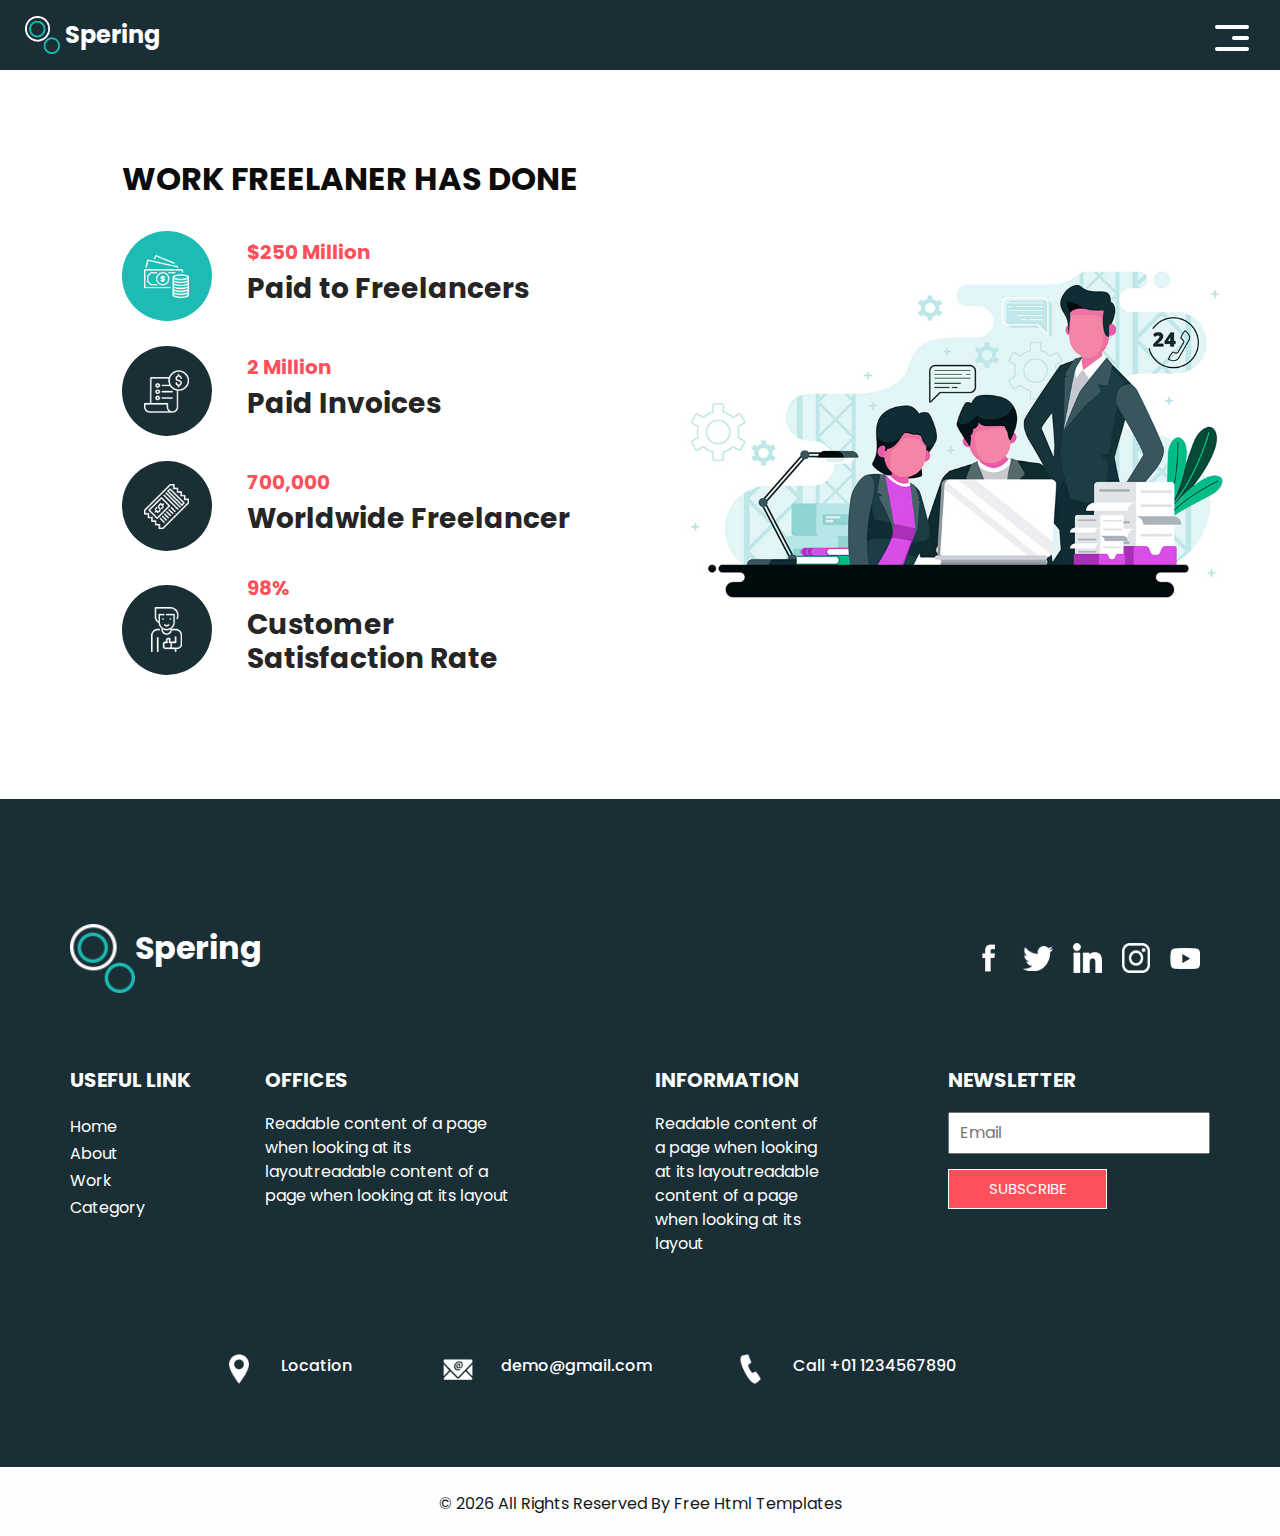
<file: sidosen/spering-html/work.html>
<!DOCTYPE html>
<html>

<head>
  <!-- Basic -->
  <meta charset="utf-8" />
  <meta http-equiv="X-UA-Compatible" content="IE=edge" />
  <!-- Mobile Metas -->
  <meta name="viewport" content="width=device-width, initial-scale=1, shrink-to-fit=no" />
  <!-- Site Metas -->
  <meta name="keywords" content="" />
  <meta name="description" content="" />
  <meta name="author" content="" />

  <title>Spering</title>

  <!-- bootstrap core css -->
  <link rel="stylesheet" type="text/css" href="css/bootstrap.css" />

  <link href="https://fonts.googleapis.com/css?family=Poppins:400,700&display=swap" rel="stylesheet">
  <!-- Custom styles for this template -->
  <link href="css/style.css" rel="stylesheet" />
  <!-- responsive style -->
  <link href="css/responsive.css" rel="stylesheet" />
</head>

<body class="sub_page">
  <div class="hero_area">
    <!-- header section strats -->
    <header class="header_section">
      <div class="container-fluid">
        <nav class="navbar navbar-expand-lg custom_nav-container">
          <a class="navbar-brand" href="index.html">
            <img src="images/logo.png" alt="" />
            <span>
              Spering
            </span>
          </a>
          <button class="navbar-toggler" type="button" data-toggle="collapse" data-target="#navbarSupportedContent" aria-controls="navbarSupportedContent" aria-expanded="false" aria-label="Toggle navigation">
            <span class="navbar-toggler-icon"></span>
          </button>

          <div class="collapse navbar-collapse" id="navbarSupportedContent">
            <ul class="navbar-nav  ">
              <li class="nav-item ">
                <a class="nav-link" href="index.html">Home <span class="sr-only">(current)</span></a>
              </li>
              <li class="nav-item">
                <a class="nav-link" href="about.html"> About</a>
              </li>
              <li class="nav-item active">
                <a class="nav-link" href="work.html">Work </a>
              </li>
              <li class="nav-item">
                <a class="nav-link" href="category.html"> Category </a>
              </li>
            </ul>
            <div class="user_option">
              <a href="">
                <span>
                  Login
                </span>
              </a>
              <form class="form-inline my-2 my-lg-0 ml-0 ml-lg-4 mb-3 mb-lg-0">
                <button class="btn  my-2 my-sm-0 nav_search-btn" type="submit"></button>
              </form>
            </div>
          </div>
          <div>
            <div class="custom_menu-btn ">
              <button>
                <span class=" s-1">

                </span>
                <span class="s-2">

                </span>
                <span class="s-3">

                </span>
              </button>
            </div>
          </div>

        </nav>
      </div>
    </header>
    <!-- end header section -->
  </div>


  <!-- freelance section -->

  <section class="freelance_section layout_padding">
    <div id="accordion">
      <div class="container-fluid">
        <div class="row">
          <div class="col-md-5 offset-md-1">
            <div class="detail-box">
              <div class="heading_container">
                <h2>
                  Work Freelaner Has Done
                </h2>
              </div>
              <div class="tab_container">
                <div class="t-link-box" data-toggle="collapse" data-target="#collapseOne" aria-expanded="true" aria-controls="collapseOne">
                  <div class="img-box">
                    <img src="images/f1.png" alt="">
                  </div>
                  <div class="detail-box">
                    <h5>
                      $250 Million
                    </h5>
                    <h3>
                      Paid to Freelancers
                    </h3>
                  </div>
                </div>
                <div class="t-link-box collapsed" data-toggle="collapse" data-target="#collapseTwo" aria-expanded="false" aria-controls="collapseTwo">
                  <div class="img-box">
                    <img src="images/f2.png" alt="">
                  </div>
                  <div class="detail-box">
                    <h5>
                      2 Million
                    </h5>
                    <h3>
                      Paid Invoices
                    </h3>
                  </div>
                </div>
                <div class="t-link-box collapsed" data-toggle="collapse" data-target="#collapseThree" aria-expanded="false" aria-controls="collapseThree">
                  <div class="img-box">
                    <img src="images/f3.png" alt="">
                  </div>
                  <div class="detail-box">
                    <h5>
                      700,000
                    </h5>
                    <h3>
                      Worldwide Freelancer
                    </h3>
                  </div>
                </div>
                <div class="t-link-box collapsed" data-toggle="collapse" data-target="#collapseFour" aria-expanded="false" aria-controls="collapseFour">
                  <div class="img-box">
                    <img src="images/f4.png" alt="">
                  </div>
                  <div class="detail-box">
                    <h5>
                      98%
                    </h5>
                    <h3>
                      Customer <br>
                      Satisfaction Rate
                    </h3>
                  </div>
                </div>
              </div>
            </div>
          </div>
          <div class="col-md-6">
            <div class="collapse show" id="collapseOne" aria-labelledby="headingOne" data-parent="#accordion">
              <div class="img-box">
                <img src="images/freelance-img.jpg" alt="">
              </div>
            </div>
            <div class="collapse" id="collapseTwo" aria-labelledby="headingTwo" data-parent="#accordion">
              <div class="img-box">
                <img src="images/freelance-img.jpg" alt="">
              </div>
            </div>
            <div class="collapse" id="collapseThree" aria-labelledby="headingThree" data-parent="#accordion">
              <div class="img-box">
                <img src="images/freelance-img.jpg" alt="">
              </div>
            </div>
            <div class="collapse" id="collapseFour" aria-labelledby="headingfour" data-parent="#accordion">
              <div class="img-box">
                <img src="images/freelance-img.jpg" alt="">
              </div>
            </div>
          </div>
        </div>
      </div>
    </div>
  </section>

  <!-- end freelance section -->

  <!-- info section -->

  <section class="info_section ">
    <div class="info_container layout_padding-top">
      <div class="container">
        <div class="info_top">
          <div class="info_logo">
            <img src="images/logo.png" alt="" />
            <span>
              Spering
            </span>
          </div>
          <div class="social_box">
            <a href="#">
              <img src="images/fb.png" alt="">
            </a>
            <a href="#">
              <img src="images/twitter.png" alt="">
            </a>
            <a href="#">
              <img src="images/linkedin.png" alt="">
            </a>
            <a href="#">
              <img src="images/instagram.png" alt="">
            </a>
            <a href="#">
              <img src="images/youtube.png" alt="">
            </a>
          </div>
        </div>

        <div class="info_main">
          <div class="row">
            <div class="col-md-3 col-lg-2">
              <div class="info_link-box">
                <h5>
                  Useful Link
                </h5>
                <ul>
                  <li class=" active">
                    <a class="" href="index.html">Home <span class="sr-only">(current)</span></a>
                  </li>
                  <li class="">
                    <a class="" href="about.html">About </a>
                  </li>
                  <li class="">
                    <a class="" href="work.html">Work </a>
                  </li>
                  <li class="">
                    <a class="" href="category.html">Category </a>
                  </li>
                </ul>
              </div>
            </div>
            <div class="col-md-3 ">
              <h5>
                Offices
              </h5>
              <p>
                Readable content of a page when looking at its layoutreadable content of a page when looking at its layout
              </p>
            </div>

            <div class="col-md-3 col-lg-2 offset-lg-1">
              <h5>
                Information
              </h5>
              <p>
                Readable content of a page when looking at its layoutreadable content of a page when looking at its layout
              </p>
            </div>

            <div class="col-md-3  offset-lg-1">
              <div class="info_form ">
                <h5>
                  Newsletter
                </h5>
                <form action="">
                  <input type="email" placeholder="Email">
                  <button>
                    Subscribe
                  </button>
                </form>
              </div>
            </div>
          </div>
        </div>
        <div class="row">
          <div class="col-lg-9 col-md-10 mx-auto">
            <div class="info_contact layout_padding2">
              <div class="row">
                <div class="col-md-3">
                  <a href="#" class="link-box">
                    <div class="img-box">
                      <img src="images/location.png" alt="">
                    </div>
                    <div class="detail-box">
                      <h6>
                        Location
                      </h6>
                    </div>
                  </a>
                </div>
                <div class="col-md-4">
                  <a href="#" class="link-box">
                    <div class="img-box">
                      <img src="images/mail.png" alt="">
                    </div>
                    <div class="detail-box">
                      <h6>
                        demo@gmail.com
                      </h6>
                    </div>
                  </a>
                </div>
                <div class="col-md-5">
                  <a href="#" class="link-box">
                    <div class="img-box">
                      <img src="images/call.png" alt="">
                    </div>
                    <div class="detail-box">
                      <h6>
                        Call +01 1234567890
                      </h6>
                    </div>
                  </a>
                </div>
              </div>
            </div>
          </div>
        </div>

      </div>
    </div>
  </section>

  <!-- end info section -->

  <!-- footer section -->
  <footer class="container-fluid footer_section ">
    <div class="container">
      <p>
        &copy; <span id="displayDate"></span> All Rights Reserved By
        <a href="https://html.design/">Free Html Templates</a>
      </p>
    </div>
  </footer>
  <!-- end  footer section -->


  <script src="js/jquery-3.4.1.min.js"></script>
  <script src="js/bootstrap.js"></script>
  <script src="js/custom.js"></script>



</body>
</body>

</html>
</file>
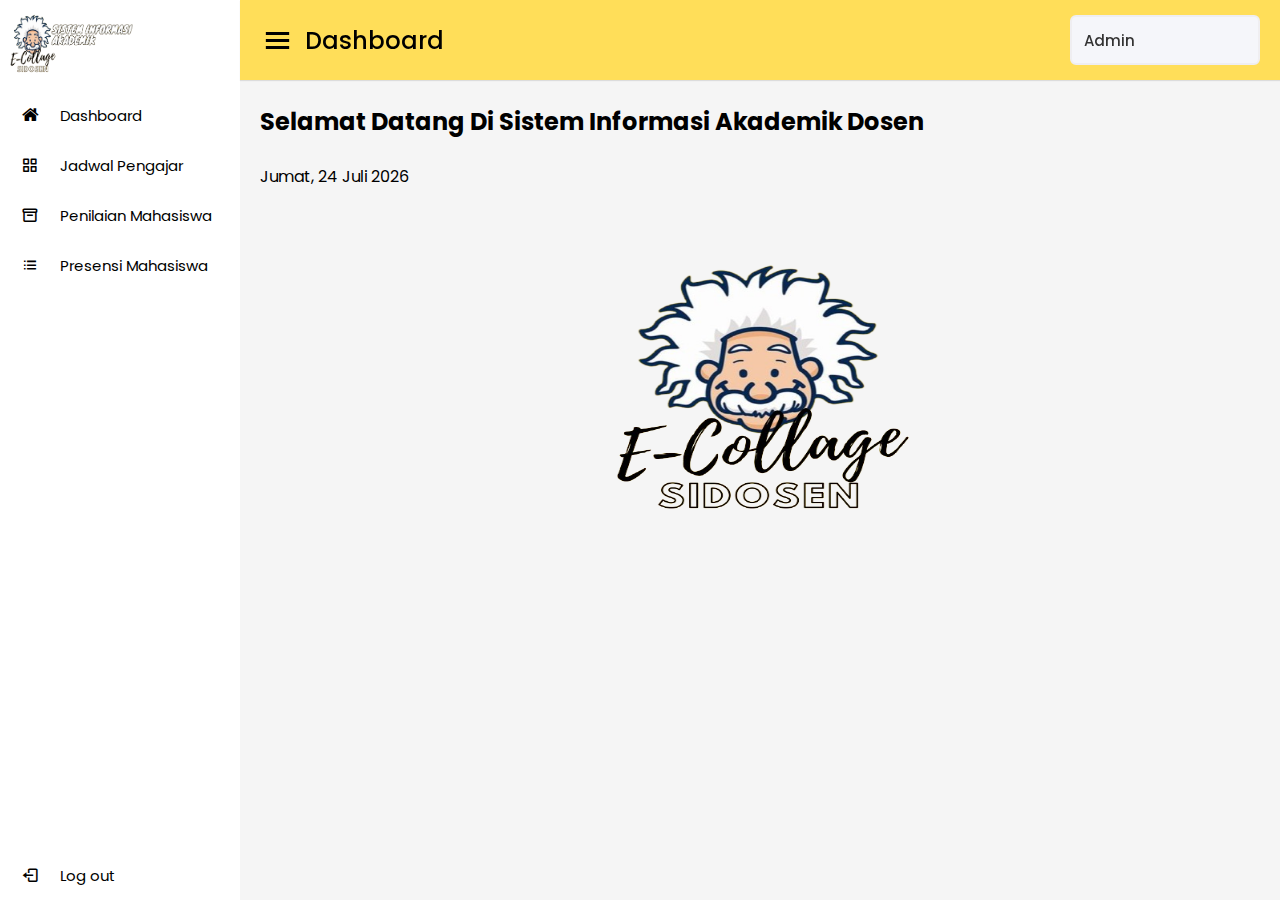
<file: WEB/Admin/admin.html>
<!DOCTYPE html>
<html lang="en">

<head>
  <meta charset="UTF-8">
  <title> Dashboard Admin E-Collage</title>
  <link rel="stylesheet" href="admin.css">
  <link href='https://unpkg.com/boxicons@2.0.7/css/boxicons.min.css' rel='stylesheet'>
  <link rel="stylesheet" href="https://cdnjs.cloudflare.com/ajax/libs/font-awesome/4.7.0/css/font-awesome.min.css">

  <meta name="viewport" content="width=device-width, initial-scale=1.0">
</head>

<body>
  <div class="sidebar">
    <div class="logo-details">
      <img src="../Image/logosidosenpng.png" alt="logodosen" height="75" width="140" />
    </div>
    <ul class="nav-links">
      <li>
        <a href="admin.html">
            <i class='fa fa-home'></i>
            <span class="links_name">Dashboard</span>
        </a>
    </li>
    <li>
        <a href="matkul.html">
            <i class='bx bx-grid-alt'></i>
            <span class="links_name">Jadwal Pengajar</span>
        </a>
    </li>
    <li>
        <a href="mahasiswa.html" class="active">
            <i class='bx bx-box'></i>
            <span class="links_name">Penilaian Mahasiswa</span>
        </a>
    </li>
    <li>
        <a href="presensi.html">
            <i class='bx bx-list-ul'></i>
            <span class="links_name">Presensi Mahasiswa</span>
        </a>
    </li>
      <li class="log_out">
        <a href="../Index/login.html">
          <i class='bx bx-log-out'></i>
          <span class="links_name">Log out</span>
        </a>
      </li>
    </ul>
  </div>
  <div class="home-section">
    <nav>
      <div class="sidebar-button">
        <i class='bx bx-menu sidebarBtn'></i>
        <span class="dashboard">Dashboard</span>
      </div>
      <div class="profile-details">
        <span class="admin_name">Admin</span>
      </div>
    </nav>
    <div class="home-content">
      <div class="overview-boxes">
        <h2>Selamat Datang Di Sistem Informasi Akademik Dosen</h2><br>
        <div id="tanggal"></div><br><br>   
        <center>   
        <div class="logo">
          <img src="../Image/logodosenpng.png" alt="logodosen" height="300" width="400"/>
      </div>
      </div>
    </div>
  </div>
  </section>
  <script>
    function Waktu() {
      let date = new Date();
      let day = date.getDay();

      let days = ["Minggu", "Senin", "Selasa", "Rabu", "Kamis",
        "Jumat", "Sabtu"];
      let month = date.getMonth();
      let months = ["Januari", "Februari", "Maret", "April", "Mei",
        "Juni", "Juli", "Agustus", "September", "Oktober", "November",
        "Desember"];
      let year = date.getFullYear();
      let session = "AM";
      let formattedDate =
        days[day] + ", " + date.getDate() + " " + months[month] + " "
        + year;
      document.getElementById("tanggal").innerText = formattedDate;
    }
    Waktu();
    let sidebar = document.querySelector(".sidebar");
    let sidebarBtn = document.querySelector(".sidebarBtn");
    sidebarBtn.onclick = function () {
      sidebar.classList.toggle("active");
      if (sidebar.classList.contains("active")) {
        sidebarBtn.classList.replace("bx-menu", "bx-menu-alt-right");
      } else
        sidebarBtn.classList.replace("bx-menu-alt-right", "bx-menu");
    }
  </script>
</body>

</html>
</file>
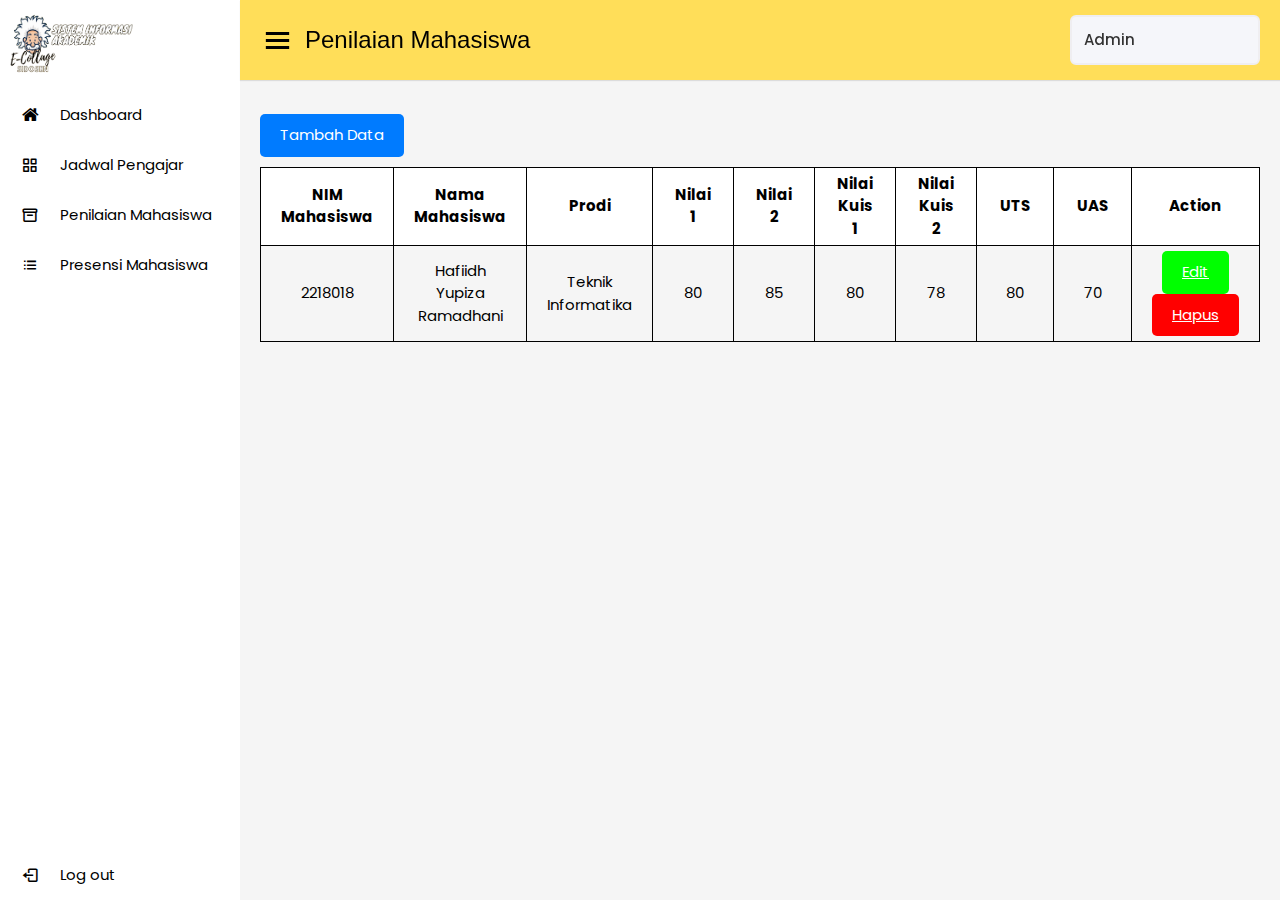
<file: WEB/Admin/mahasiswa.html>
<!DOCTYPE html>
<html lang="en">

<head>
    <meta charset="UTF-8">
    <title>Penilaian Mahasiswa</title>
    <link rel="stylesheet" href="admin.css">
    <link href='https://unpkg.com/boxicons@2.0.7/css/boxicons.min.css' rel='stylesheet'>
    <link rel="stylesheet" href="https://www.w3schools.com/w3css/4/w3.css">
    <link rel="stylesheet" href="https://cdnjs.cloudflare.com/ajax/libs/font-awesome/4.7.0/css/font-awesome.min.css">

    <meta name="viewport" content="width=device-width, initial-scale=1.0">

</head>

<body>
    <div class="sidebar">
        <div class="logo-details">
            <img src="../Image/logosidosenpng.png" alt="logodosen" height="75" width="140" />
          </div>
        <ul class="nav-links">
            <li>
                <a href="admin.html">
                    <i class='fa fa-home'></i>
                    <span class="links_name">Dashboard</span>
                </a>
            </li>
            <li>
                <a href="matkul.html">
                    <i class='bx bx-grid-alt'></i>
                    <span class="links_name">Jadwal Pengajar</span>
                </a>
            </li>
            <li>
                <a href="mahasiswa.html" class="active">
                    <i class='bx bx-box'></i>
                    <span class="links_name">Penilaian Mahasiswa</span>
                </a>
            </li>
            <li>
                <a href="presensi.html">
                    <i class='bx bx-list-ul'></i>
                    <span class="links_name">Presensi Mahasiswa</span>
                </a>
            </li>
            <li class="log_out">
                <a href="../Index/login.html">
                    <i class='bx bx-log-out'></i>
                    <span class="links_name">Log out</span>

                </a>
            </li>
        </ul>
    </div>
    <div class="home-section">
        <nav>
            <div class="sidebar-button">
                <i class='bx bx-menu sidebarBtn'></i>
                <h3>Penilaian Mahasiswa</h3>
            </div>
            <div class="profile-details">
                <span class="admin_name">Admin</span>
            </div>
        </nav>
        <div class="home-content">
            
            <button type="button" class="btn btn-tambah">
                <a href="mahasiswa_entry.html ">Tambah Data</a>
            </button>
            <table class="table-data">
                <thead>
                    <tr>
                        <th scope="col" style="width: 10%">NIM Mahasiswa</th>
                        <th scope="col" style="width: 10%">Nama Mahasiswa</th>
                        <th scope="col" style="width: 10%">Prodi</th>
                        <th scope="col" style="width: 10%">Nilai 1</th>
                        <th scope="col" style="width: 10%">Nilai 2</th>
                        <th scope="col" style="width: 10%">Nilai Kuis 1</th>
                        <th scope="col" style="width: 10%">Nilai Kuis 2</th>
                        <th scope="col" style="width: 10%">UTS</th>
                        <th scope="col" style="width: 10%">UAS</th>
                        <th scope="col" style="width: 10%">Action</th>

                    </tr>
                </thead>
                <tbody>
                    <tr>
                        <td>2218018</td>
                        <td>Hafiidh Yupiza Ramadhani</td>
                        <td>Teknik Informatika</td>
                        <td>80</td>
                        <td>85</td>
                        <td>80</td>
                        <td>78</td>
                        <td>80</td>
                        <td>70</td>
                        <td>

                            <button type="button" class="btnedit btn-edit">
                                <a href="#">Edit</a>
                            </button>
                            <button type="button" class="btnhapus btn-delete" onclick="konfirmasiHapus()">
                                <a href="mahasiswa.html">Hapus</a>
                            </button>
                        </td>
                    </tr>
                </tbody>
            </table>
        </div>
    </div>
    <script>
        function konfirmasiHapus() {
            if (confirm("Apakah Anda yakin menghapus data ini?")) {
                alert("Data berhasil dihapus");
            } else {
                alert("Penghapusan data gagal");

            }
        }
        let sidebar = document.querySelector(".sidebar");
        let sidebarBtn = document.querySelector(".sidebarBtn");
        sidebarBtn.onclick = function () {
            sidebar.classList.toggle("active");
            if (sidebar.classList.contains("active")) {
                sidebarBtn.classList.replace("bx-menu", "bx-menu-alt-right");
            } else
                sidebarBtn.classList.replace("bx-menu-alt-right", "bx-menu");
        }
    </script>
</body>

</html>
</file>
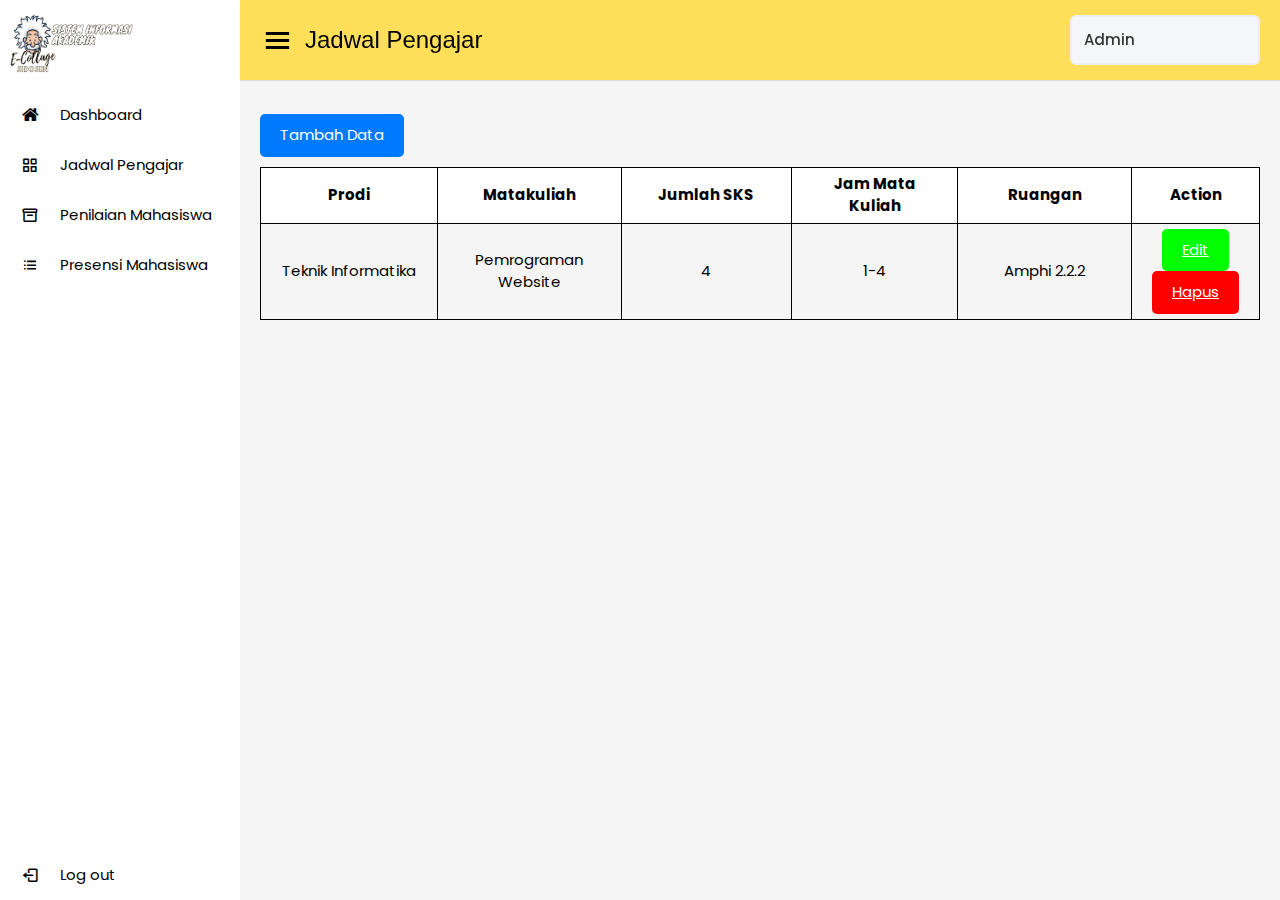
<file: WEB/Admin/matkul.html>
<!DOCTYPE html>
<html lang="en">

<head>
    <meta charset="UTF-8">
    <title>Jadwal Pengajar</title>
    <link rel="stylesheet" href="admin.css">
    <link href='https://unpkg.com/boxicons@2.0.7/css/boxicons.min.css' rel='stylesheet'>
    <link rel="stylesheet" href="https://www.w3schools.com/w3css/4/w3.css">
    <link rel="stylesheet" href="https://cdnjs.cloudflare.com/ajax/libs/font-awesome/4.7.0/css/font-awesome.min.css">

    <meta name="viewport" content="width=device-width, initial-scale=1.0">

</head>

<body>
    <div class="sidebar">
        <div class="logo-details">
            <img src="../Image/logosidosenpng.png" alt="logodosen" height="75" width="140" />
          </div>
        <ul class="nav-links">
            <li>
                <a href="admin.html">
                    <i class='fa fa-home'></i>
                    <span class="links_name">Dashboard</span>
                </a>
            </li>
            <li>
                <a href="matkul.html">
                    <i class='bx bx-grid-alt'></i>
                    <span class="links_name">Jadwal Pengajar</span>
                </a>
            </li>
            <li>
                <a href="mahasiswa.html" class="active">
                    <i class='bx bx-box'></i>
                    <span class="links_name">Penilaian Mahasiswa</span>
                </a>
            </li>
            <li>
                <a href="presensi.html">
                    <i class='bx bx-list-ul'></i>
                    <span class="links_name">Presensi Mahasiswa</span>
                </a>
            </li>
            <li class="log_out">
                <a href="../Index/login.html">
                    <i class='bx bx-log-out'></i>
                    <span class="links_name">Log out</span>
                </a>
            </li>
        </ul>
    </div>
    <div class="home-section">
        <nav>
            <div class="sidebar-button">
                <i class='bx bx-menu sidebarBtn'></i>
                <h3>Jadwal Pengajar</h3>
            </div>
            <div class="profile-details">
                <span class="admin_name">Admin</span>
            </div>
        </nav>
        <div class="home-content">

            <button type="button" class="btn btn-tambah">
                <a href="matkul_entry.html">Tambah Data</a>
            </button>
            <table class="table-data">
                <thead>
                    <tr>
                        <th style="width: 20%">Prodi</th>
                        <th style="width: 20%">Matakuliah</th>
                        <th style="width: 20%">Jumlah SKS</th>
                        <th style="width: 20%">Jam Mata Kuliah</th>
                        <th style="width: 20%">Ruangan</th>
                        <th>Action</th>
                    </tr>
                </thead>
                <tbody>
                    <tr>
                        <td>Teknik Informatika</td>
                        <td>Pemrograman Website</td>
                        <td>4</td>
                        <td>1-4</td>
                        <td>Amphi 2.2.2</td>
                        <td>

                            <button type="button" class="btnedit btn-edit">
                                <a href="#">Edit</a>
                            </button><br>
                            <button type="button" class="btnhapus btn-delete" onclick="konfirmasiHapus()">
                                <a href="matkul.html">Hapus</a>
                            </button>
                        </td>

                    </tr>
                </tbody>
            </table>
        </div>
    </div>
    <script>
        function konfirmasiHapus() {
            if (confirm("Apakah Yakin Data Ini Akan Dihapus?")) {
                alert("Data berhasil dihapus");
            } else {
                alert("Penghapusan data gagal");
            }
        }
        let sidebar = document.querySelector(".sidebar");
        let sidebarBtn = document.querySelector(".sidebarBtn");
        sidebarBtn.onclick = function () {
            sidebar.classList.toggle("active");
            if (sidebar.classList.contains("active")) {
                sidebarBtn.classList.replace("bx-menu", "bx-menu-alt-right");
            } else
                sidebarBtn.classList.replace("bx-menu-alt-right", "bx-menu");
        }
    </script>
</body>

</html>
</file>
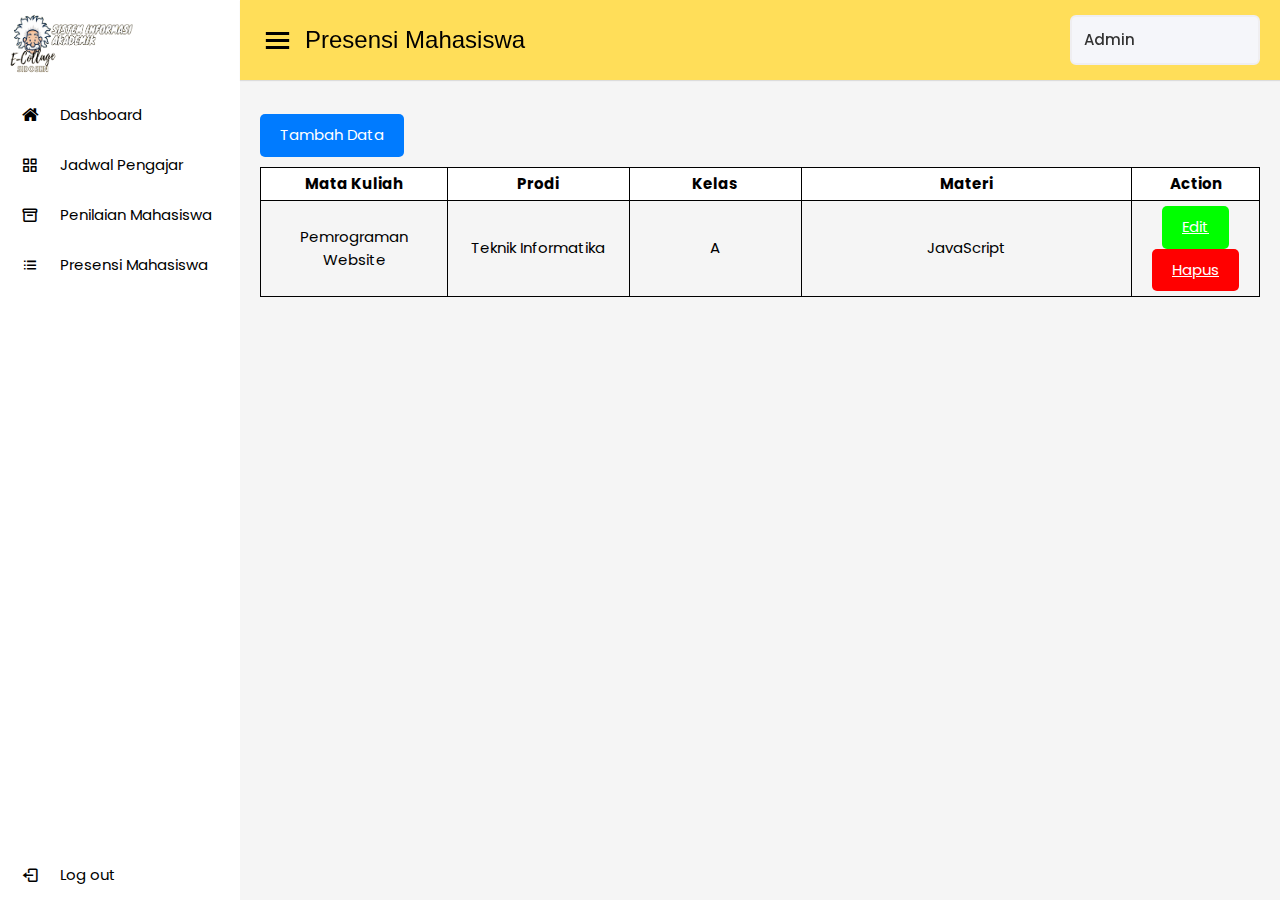
<file: WEB/Admin/presensi.html>
<!DOCTYPE html>
<html lang="en">

<head>
    <meta charset="UTF-8">
    <title>Presensi Mahasiswa</title>
    <link rel="stylesheet" href="admin.css">
    <link href='https://unpkg.com/boxicons@2.0.7/css/boxicons.min.css' rel='stylesheet'>
    <link rel="stylesheet" href="https://www.w3schools.com/w3css/4/w3.css">
    <link rel="stylesheet" href="https://cdnjs.cloudflare.com/ajax/libs/font-awesome/4.7.0/css/font-awesome.min.css">

    <meta name="viewport" content="width=device-width, initial-scale=1.0">

</head>

<body>
    <div class="sidebar">
        <div class="logo-details">
            <img src="../Image/logosidosenpng.png" alt="logodosen" height="75" width="140" />
          </div>
        <ul class="nav-links">
            <li>
                <a href="admin.html">
                    <i class='fa fa-home'></i>
                    <span class="links_name">Dashboard</span>
                </a>
            </li>
            <li>
                <a href="matkul.html">
                    <i class='bx bx-grid-alt'></i>
                    <span class="links_name">Jadwal Pengajar</span>
                </a>
            </li>
            <li>
                <a href="mahasiswa.html" class="active">
                    <i class='bx bx-box'></i>
                    <span class="links_name">Penilaian Mahasiswa</span>
                </a>
            </li>
            <li>
                <a href="presensi.html">
                    <i class='bx bx-list-ul'></i>
                    <span class="links_name">Presensi Mahasiswa</span>
                </a>
            </li>
            <li class="log_out">
                <a href="../Index/login.html">
                    <i class='bx bx-log-out'></i>
                    <span class="links_name">Log out</span>
                </a>
            </li>
        </ul>
    </div>
    <div class="home-section">
        <nav>
            <div class="sidebar-button">
                <i class='bx bx-menu sidebarBtn'></i>
                <h3>Presensi Mahasiswa</h3>
            </div>
            <div class="profile-details">
                <span class="admin_name">Admin</span>
            </div>
        </nav>
        <div class="home-content">
            <button type="button" class="btn btn-tambah">
                <a href="presensi_entry.html">Tambah Data</a>
            </button>
            <table class="table-data">
                <thead>
                    <tr>
                        <th style="width: 20%">Mata Kuliah</th>
                        <th style="width: 20%">Prodi</th>
                        <th style="width: 20%">Kelas</th>
                        <th style="width: 40%">Materi</th>
                        <th>Action</th>
                    </tr>
                </thead>
                <tbody>
                    <tr>
                        <td>Pemrograman Website</td>
                        <td>Teknik Informatika</td>
                        <td>A</td>
                        <td>JavaScript</td>
                        <td>

                            <button type="button" class="btnedit btn-edit">
                                <a href="#">Edit</a>
                            </button>
                            <button type="button" class="btnhapus btn-delete" onclick="konfirmasiHapus()">
                                <a href="matkul.html">Hapus</a>
                            </button>
                        </td>

                    </tr>
                </tbody>
            </table>
        </div>
    </div>
    <script>
        function konfirmasiHapus() {
            if (confirm("Apakah Yakin Data Ini Akan Dihapus?")) {
                alert("Data berhasil dihapus");
            } else {
                alert("Penghapusan data gagal");
            }
        }
        let sidebar = document.querySelector(".sidebar");
        let sidebarBtn = document.querySelector(".sidebarBtn");
        sidebarBtn.onclick = function () {
            sidebar.classList.toggle("active");
            if (sidebar.classList.contains("active")) {
                sidebarBtn.classList.replace("bx-menu", "bx-menu-alt-right");
            } else
                sidebarBtn.classList.replace("bx-menu-alt-right", "bx-menu");
        }
    </script>
</body>

</html>
</file>
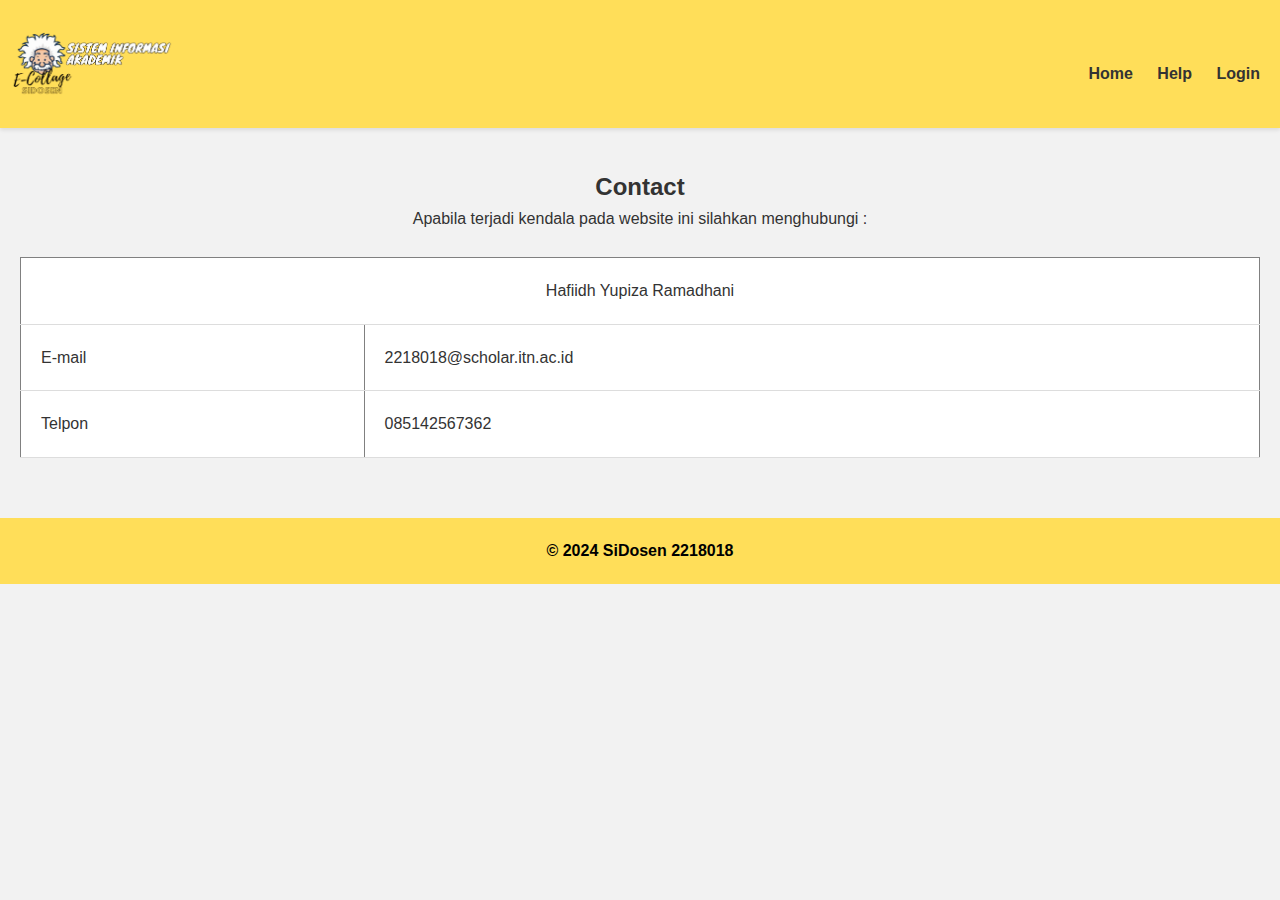
<file: WEB/Index/contact.html>
<!DOCTYPE html>
<html lang="en">
<head>
    <meta charset="UTF-8">
    <meta name="viewport" content="width=device-width, initial-scale=1.0">
    <link rel="icon" href="../Image/logosidosen.png  ">
    <title>E-Counting</title>
    <link rel="stylesheet" href="index.css">
</head>
<body>
    <header>
        <div class="logo">
            <img src="../Image/logosidosenpng.png" alt="" weight="80" height="80">
        </div>
        <div class="navbar">
            <a href="index.html">Home</a>
            <a href="contact.html">Help</a>
            <!-- Change the id of login button to trigger the popup -->
            <a href="#" id="loginBtn">Login</a>
        </div>
    </header>
    <main>
        <center>
            <H2>Contact</H2>
            Apabila terjadi kendala pada website ini silahkan menghubungi :<br>
            <br><table border="1" bgcolor="white"> 
                <tr> 
                    <td colspan="2"><center>Hafiidh Yupiza Ramadhani</center></td>
                </tr>  
                <tr> 
                    <td>E-mail</td> 
                    <td>2218018@scholar.itn.ac.id</td> 
                </tr> 
                <tr> 
                    <td>Telpon</td> 
                    <td>085142567362</td> 
                </tr>  
                </table>
    </main>
    </main>
    <footer>
        <div class="footer">
            <h4>&copy; 2024 SiDosen 2218018</h4>
        </div>
    </footer>
    
    <!-- Add popup box after the footer -->
    <div id="popupBox" class="popup-box">
        <div class="popup-close"><a href="index.html" >X</a></div>
        <div class="popup-content">
            <h2>Belum punya akun?</h2>
            <p>Silakan daftar terlebih dahulu untuk mengakses layanan kami.</p>
            <a href="register.html" class="btn_register">Daftar Sekarang!</a>
           <p><br>Sudah punya akun? | <a href="login.html" >Login</a></p>
        </div>
    </div>

    <script>
        // Add JavaScript to show the popup box when the login button is clicked
        var loginBtn = document.getElementById("loginBtn");
        loginBtn.addEventListener("click", function(event) {
            event.preventDefault(); // Prevent default link behavior
            document.getElementById('popupBox').style.display = 'block'; // Show popup box
        });

        // Add JavaScript to hide the popup box when the register button is clicked
        document.getElementById('registerBtn').addEventListener('click', function() {
            document.getElementById('popupBox').style.display = 'none';
        });

        // Add JavaScript for the onload event to hide the popup box when the page is loaded
        window.addEventListener('load', function() {
            document.getElementById('popupBox').style.display = 'none';
        });
    </script>
</body>
</html>
</file>
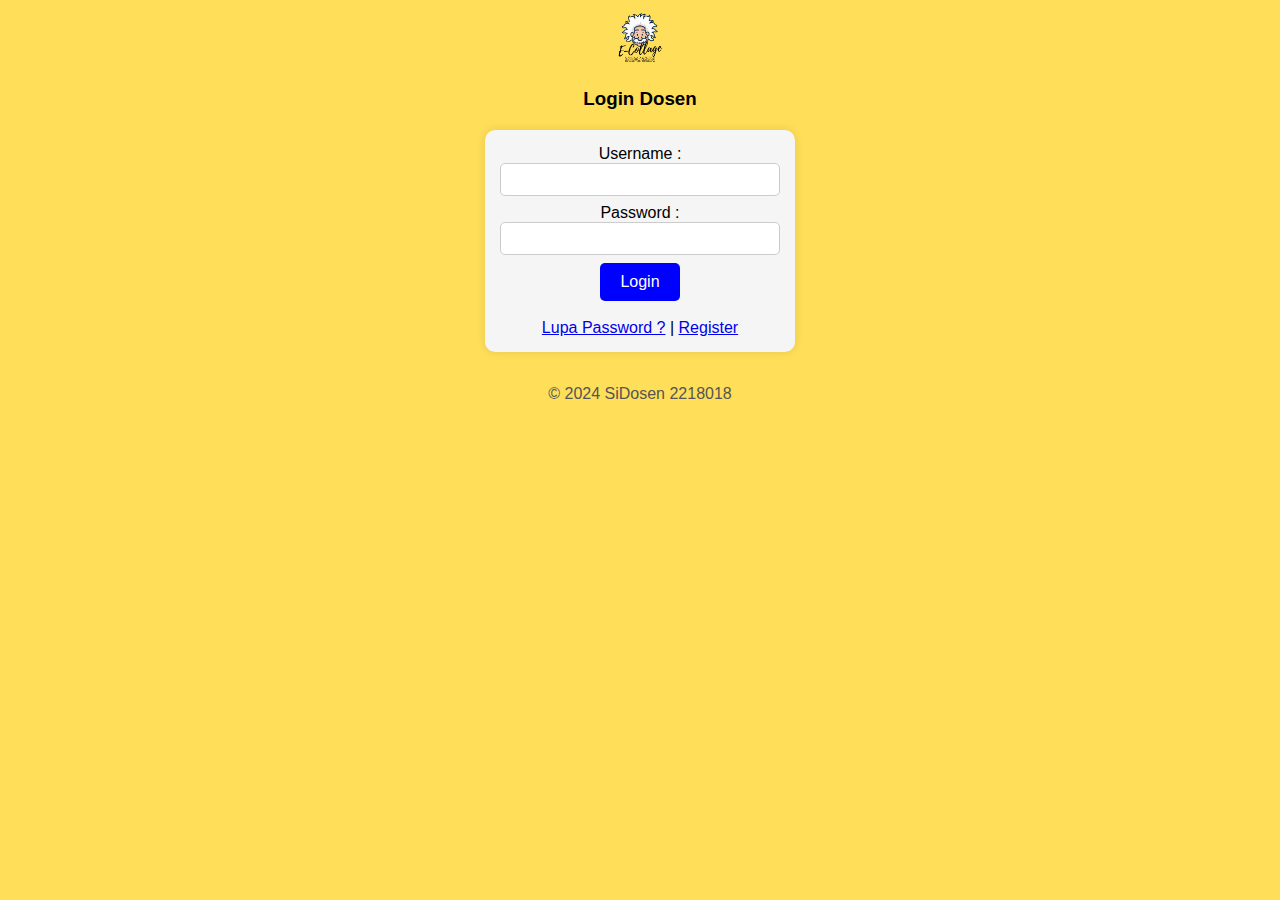
<file: WEB/Index/login.html>
<!DOCTYPE html>
<html lang="en">
<head>
    <link rel="stylesheet" href="login.css" />
    <meta charset="UTF-8">
    <meta name="viewport" content="width=device-width, initial-scale=1.0">
    <title>Login</title>
</head>
<body>
    <center>
    <div class="logo">
        <div class="header">
            <img src="../Image/logodosen.png" alt="Logo" class="logo" width="150" height="180">
        </center>
    <center>
        <h3>Login Dosen</h3> 
        <form action="../Index/index.html" method="post"> 
                    <td>Username :</td> 
                    <td> 
                        <input type="text" name="user"> 
                    </td> 
                    <td>Password :</td> 
                    <td> 
                        <input type="password" name="pass"> 
                    </td> 
            <br> 
            <div class="buttons">
                <a href="../Admin/admin.html" class="button">Login</a>
            <br><br> 
            
            <a href="Password.html">Lupa Password ?</a>   |   <a href="register.html">Register</a> 
        </form>
    </center>
    </form>
    <br>
    <div class="footer">
        <div class="footer-text"> &copy; 2024 SiDosen 2218018</div><br>
    </div>
</body>
</html>
</file>
<file: sidosen/spering-html/css/style.css>
body {
  font-family: 'Poppins', sans-serif;
  color: #0c0c0c;
  background-color: #ffffff;
}

.layout_padding {
  padding-top: 90px;
  padding-bottom: 90px;
}

.layout_padding2 {
  padding: 45px 0;
}

.layout_padding2-top {
  padding-top: 45px;
  padding-bottom: 45px;
}

.layout_padding2-bottom {
  padding-bottom: 45px;
}

.layout_padding-top {
  padding-top: 90px;
}

.layout_padding-bottom {
  padding-bottom: 90px;
}

.heading_container {
  display: -webkit-box;
  display: -ms-flexbox;
  display: flex;
}

.heading_container h2 {
  font-weight: bold;
  text-transform: uppercase;
}

/*header section*/
.hero_area {
  height: calc(100vh - 30px);
  background: -webkit-gradient(linear, left top, right top, color-stop(55%, #1a2e35), color-stop(55%, #1cbbb4));
  background: linear-gradient(to right, #1a2e35 55%, #1cbbb4 55%);
  display: -webkit-box;
  display: -ms-flexbox;
  display: flex;
  -webkit-box-orient: vertical;
  -webkit-box-direction: normal;
      -ms-flex-direction: column;
          flex-direction: column;
  position: relative;
}

.sub_page .hero_area {
  height: auto;
  background: none;
  background-color: #1a2e35;
}

.hero_area.sub_pages {
  height: auto;
}

.header_section {
  overflow-x: hidden;
}

.header_section .container-fluid {
  padding-right: 25px;
  padding-left: 25px;
}

.header_section .nav_container {
  margin: 0 auto;
}

.header_section .user_option {
  display: -webkit-box;
  display: -ms-flexbox;
  display: flex;
  -webkit-box-align: center;
      -ms-flex-align: center;
          align-items: center;
}

.header_section .user_option a {
  display: -webkit-box;
  display: -ms-flexbox;
  display: flex;
  color: #ffffff;
  -webkit-box-align: center;
      -ms-flex-align: center;
          align-items: center;
}

.header_section .user_option a img {
  min-width: 20px;
  height: 20px;
  margin-right: 5px;
}

.custom_nav-container.navbar-expand-lg .navbar-nav .nav-item .nav-link {
  padding: 10px 15px;
  color: #ffffff;
  text-align: center;
}

a,
a:hover,
a:focus {
  text-decoration: none;
}

a:hover,
a:focus {
  color: initial;
}

.btn,
.btn:focus {
  outline: none !important;
  -webkit-box-shadow: none;
          box-shadow: none;
}

.custom_nav-container .nav_search-btn {
  background-image: url(../images/search-icon.png);
  background-size: 17px;
  background-repeat: no-repeat;
  background-position-y: 7px;
  width: 35px;
  height: 35px;
  padding: 0;
  border: none;
}

.custom_nav-container form {
  padding-top: 7px;
}

.navbar-brand {
  margin-right: 5%;
  display: -webkit-box;
  display: -ms-flexbox;
  display: flex;
  -webkit-box-align: center;
      -ms-flex-align: center;
          align-items: center;
}

.navbar-brand img {
  width: 35px;
  margin-right: 5px;
}

.navbar-brand span {
  font-weight: bold;
  color: #ffffff;
  font-size: 24px;
}

.custom_nav-container {
  z-index: 99999;
  padding: 0;
  height: 70px;
}

.custom_nav-container .navbar-toggler {
  outline: none;
}

.custom_nav-container .navbar-toggler .navbar-toggler-icon {
  background-image: url(../images/menu.png);
  background-size: 30px;
  width: 32px;
  height: 32px;
}

.lg_toggl-btn {
  background-color: transparent;
  border: none;
  outline: none;
  width: 56px;
  height: 40px;
  cursor: pointer;
}

.lg_toggl-btn:focus {
  outline: none;
}

.login_btn-container {
  padding-top: 30px;
}

.login_btn-container a {
  color: #1cbbb4;
  text-transform: uppercase;
}

/*end header section*/
/* slider section */
.slider_section {
  -webkit-box-flex: 1;
      -ms-flex: 1;
          flex: 1;
  display: -webkit-box;
  display: -ms-flexbox;
  display: flex;
  -webkit-box-align: center;
      -ms-flex-align: center;
          align-items: center;
  position: relative;
}

.slider_section .row {
  -webkit-box-align: center;
      -ms-flex-align: center;
          align-items: center;
}

.slider_section .row > div {
  position: unset;
}

.slider_section .detail-box h1 {
  color: #ffffff;
  font-weight: bold;
  text-transform: uppercase;
}

.slider_section .detail-box p {
  color: #ffffff;
  margin-top: 15px;
}

.slider_section .detail-box .btn-box {
  display: -webkit-box;
  display: -ms-flexbox;
  display: flex;
  -ms-flex-wrap: wrap;
      flex-wrap: wrap;
  margin: 45px -5px 0 -5px;
}

.slider_section .detail-box .btn-box a {
  text-align: center;
  width: 165px;
  font-size: 15px;
  margin: 5px;
}

.slider_section .detail-box .btn-box .btn-1 {
  display: inline-block;
  padding: 10px 0;
  background-color: #ff4f5a;
  color: #ffffff;
  -webkit-transition: all 0.3s;
  transition: all 0.3s;
  border: 1px solid transparent;
  border-radius: 0;
}

.slider_section .detail-box .btn-box .btn-1:hover {
  background-color: transparent;
  border-color: #ff4f5a;
  color: #ff4f5a;
}

.slider_section .detail-box .btn-box .btn-2 {
  display: inline-block;
  padding: 10px 0;
  background-color: #ffffff;
  color: #252525;
  -webkit-transition: all 0.3s;
  transition: all 0.3s;
  border: 1px solid transparent;
  border-radius: 0;
}

.slider_section .detail-box .btn-box .btn-2:hover {
  background-color: transparent;
  border-color: #ffffff;
  color: #ffffff;
}

.slider_section .img-container .img-box img {
  width: 100%;
}

.slider_section #carouselExampleIndicators {
  position: unset;
  width: 100%;
}

.slider_section .carousel_btn-container {
  width: 120px;
  position: absolute;
  bottom: 0;
  display: -webkit-box;
  display: -ms-flexbox;
  display: flex;
  -webkit-box-pack: justify;
      -ms-flex-pack: justify;
          justify-content: space-between;
  left: 8.5%;
  z-index: 999;
  -webkit-transform: translateY(50%);
          transform: translateY(50%);
}

.slider_section .carousel_btn-container .carousel-control-prev,
.slider_section .carousel_btn-container .carousel-control-next {
  position: relative;
  width: 55px;
  height: 55px;
  border: none;
  border-radius: 100%;
  opacity: 1;
  background-repeat: no-repeat;
  background-size: 14px;
  background-position: center;
  background-color: #1cbbb4;
  margin: 2px;
}

.slider_section .carousel_btn-container .carousel-control-prev:hover,
.slider_section .carousel_btn-container .carousel-control-next:hover {
  background-color: #ff4f5a;
}

.slider_section .carousel_btn-container .carousel-control-prev {
  background-image: url(../images/prev.png);
}

.slider_section .carousel_btn-container .carousel-control-next {
  background-image: url(../images/next.png);
}

.slider_section ol.carousel-indicators {
  margin: 0;
  width: 75px;
  bottom: 45px;
  left: initial;
  right: 25px;
}

.slider_section ol.carousel-indicators li {
  border-radius: 100%;
  text-indent: 0px;
  text-align: center;
  line-height: 55px;
  color: #ffffff;
  background-color: transparent;
  opacity: 1;
  display: none;
}

.slider_section ol.carousel-indicators li.active {
  display: block;
}

.experience_section .row {
  -webkit-box-align: center;
      -ms-flex-align: center;
          align-items: center;
}

.experience_section .detail-box p {
  margin-top: 20px;
}

.experience_section .detail-box .btn-box {
  display: -webkit-box;
  display: -ms-flexbox;
  display: flex;
  -ms-flex-wrap: wrap;
      flex-wrap: wrap;
  margin: 45px -5px 0 -5px;
}

.experience_section .detail-box .btn-box a {
  text-align: center;
  width: 165px;
  font-size: 15px;
  margin: 5px;
}

.experience_section .detail-box .btn-box .btn-1 {
  display: inline-block;
  padding: 10px 0;
  background-color: #ff4f5a;
  color: #ffffff;
  -webkit-transition: all 0.3s;
  transition: all 0.3s;
  border: 1px solid transparent;
  border-radius: 0;
}

.experience_section .detail-box .btn-box .btn-1:hover {
  background-color: transparent;
  border-color: #ff4f5a;
  color: #ff4f5a;
}

.experience_section .detail-box .btn-box .btn-2 {
  display: inline-block;
  padding: 10px 0;
  background-color: #1a2e35;
  color: #ffffff;
  -webkit-transition: all 0.3s;
  transition: all 0.3s;
  border: 1px solid transparent;
  border-radius: 0;
}

.experience_section .detail-box .btn-box .btn-2:hover {
  background-color: transparent;
  border-color: #1a2e35;
  color: #1a2e35;
}

.experience_section .img-box img {
  width: 100%;
}

.category_section {
  background-color: #1cbbb4;
  color: #ffffff;
  text-align: center;
}

.category_section .heading_container {
  -webkit-box-pack: center;
      -ms-flex-pack: center;
          justify-content: center;
}

.category_section .heading_container h2 {
  border-bottom: 1px solid #ffffff;
}

.category_section .category_container {
  display: -webkit-box;
  display: -ms-flexbox;
  display: flex;
  -ms-flex-wrap: wrap;
      flex-wrap: wrap;
  -webkit-box-pack: justify;
      -ms-flex-pack: justify;
          justify-content: space-between;
  margin-top: 25px;
}

.category_section .category_container .box {
  display: -webkit-box;
  display: -ms-flexbox;
  display: flex;
  -webkit-box-orient: vertical;
  -webkit-box-direction: normal;
      -ms-flex-direction: column;
          flex-direction: column;
  -webkit-box-align: center;
      -ms-flex-align: center;
          align-items: center;
  margin: 10px 0;
  min-width: 130px;
  -ms-flex-preferred-size: 26%;
      flex-basis: 26%;
}

.category_section .category_container .box .img-box {
  width: 120px;
  height: 120px;
  display: -webkit-box;
  display: -ms-flexbox;
  display: flex;
  -webkit-box-pack: center;
      -ms-flex-pack: center;
          justify-content: center;
  -webkit-box-align: center;
      -ms-flex-align: center;
          align-items: center;
}

.about_section {
  text-align: center;
}

.about_section .img-box img {
  width: 100%;
}

.about_section .detail-box h2 {
  font-weight: bold;
  text-transform: uppercase;
}

.about_section .detail-box p {
  margin-top: 15px;
}

.about_section .detail-box a {
  display: inline-block;
  padding: 10px 45px;
  background-color: #ff4f5a;
  color: #ffffff;
  -webkit-transition: all 0.3s;
  transition: all 0.3s;
  border: 1px solid transparent;
  border-radius: 0;
  margin-top: 25px;
}

.about_section .detail-box a:hover {
  background-color: transparent;
  border-color: #ff4f5a;
  color: #ff4f5a;
}

.freelance_section .row {
  -webkit-box-align: center;
      -ms-flex-align: center;
          align-items: center;
}

.freelance_section .tab_container .t-link-box {
  margin: 25px 0;
  display: -webkit-box;
  display: -ms-flexbox;
  display: flex;
  -webkit-box-align: center;
      -ms-flex-align: center;
          align-items: center;
  cursor: pointer;
}

.freelance_section .tab_container .t-link-box .img-box {
  width: 90px;
  height: 90px;
  min-width: 90px;
  min-height: 90px;
  display: -webkit-box;
  display: -ms-flexbox;
  display: flex;
  -webkit-box-pack: center;
      -ms-flex-pack: center;
          justify-content: center;
  -webkit-box-align: center;
      -ms-flex-align: center;
          align-items: center;
  background-color: #1a2e35;
  border-radius: 100%;
  margin-right: 35px;
}

.freelance_section .tab_container .t-link-box .img-box img {
  width: auto;
  height: auto;
  max-width: 45px;
  max-height: 45px;
}

.freelance_section .tab_container .t-link-box .detail-box h5 {
  font-weight: bold;
  color: #ff4f5a;
}

.freelance_section .tab_container .t-link-box .detail-box h3 {
  font-weight: bold;
  color: #252525;
}

.freelance_section .tab_container .t-link-box[aria-expanded="true"] .img-box, .freelance_section .tab_container .t-link-box:hover .img-box {
  background-color: #1cbbb4;
}

.freelance_section .img-box img {
  width: 100%;
}

.client_section .heading_container {
  -webkit-box-pack: center;
      -ms-flex-pack: center;
          justify-content: center;
  margin-bottom: 25px;
}

.client_section .detail-box {
  text-align: center;
  margin: 25px 35px;
  padding: 45px 65px 35px 65px;
  -webkit-box-shadow: 0px 0px 20px 0 rgba(0, 0, 0, 0.2);
          box-shadow: 0px 0px 20px 0 rgba(0, 0, 0, 0.2);
}

.client_section .detail-box h4 {
  font-weight: bold;
}

.client_section .detail-box p {
  margin-top: 15px;
  margin-bottom: 25px;
}

.client_section .carousel-control-prev,
.client_section .carousel-control-next {
  top: 50%;
  width: 65px;
  height: 65px;
  border: none;
  border-radius: 100%;
  opacity: 1;
  background-repeat: no-repeat;
  background-size: 10px;
  background-position: center;
  background-color: #1a2e35;
  margin: 2px;
  -webkit-transform: translateY(-50%);
          transform: translateY(-50%);
}

.client_section .carousel-control-prev {
  background-image: url(../images/prev-angle.png);
}

.client_section .carousel-control-next {
  background-image: url(../images/next-angle.png);
}

/* info section */
.info_section {
  position: relative;
  background-color: #1a2e35;
  color: #ffffff;
}

.info_section .heading_container {
  margin-bottom: 45px;
}

.info_section h5 {
  text-transform: uppercase;
  font-weight: bold;
  margin-bottom: 20px;
}

.info_section .info_top {
  display: -webkit-box;
  display: -ms-flexbox;
  display: flex;
  -webkit-box-align: center;
      -ms-flex-align: center;
          align-items: center;
  -webkit-box-pack: justify;
      -ms-flex-pack: justify;
          justify-content: space-between;
  margin-top: 35px;
  margin-bottom: 75px;
}

.info_section .info_top .info_logo {
  display: -webkit-box;
  display: -ms-flexbox;
  display: flex;
}

.info_section .info_top .info_logo img {
  width: 65px;
}

.info_section .info_top .info_logo span {
  color: #ffffff;
  font-weight: bold;
  font-size: 32px;
}

.info_section .info_top .social_box {
  display: -webkit-box;
  display: -ms-flexbox;
  display: flex;
  -webkit-box-align: center;
      -ms-flex-align: center;
          align-items: center;
}

.info_section .info_top .social_box a {
  margin: 0 10px;
}

.info_section .info_top .social_box a img {
  width: auto;
  height: auto;
  max-width: 30px;
  max-height: 30px;
}

.info_section a {
  text-transform: none;
}

.info_section ul {
  padding: 0;
}

.info_section ul li {
  list-style-type: none;
  margin: 3px 0;
}

.info_section ul li a {
  color: #ffffff;
}

.info_section .info_link-box {
  display: -webkit-box;
  display: -ms-flexbox;
  display: flex;
  -webkit-box-orient: vertical;
  -webkit-box-direction: normal;
      -ms-flex-direction: column;
          flex-direction: column;
}

.info_section .info_form form input {
  outline: none;
  width: 100%;
  padding: 7px 10px;
}

.info_section .info_form form button {
  display: inline-block;
  padding: 8px 40px;
  background-color: #ff4f5a;
  color: #ffffff;
  -webkit-transition: all 0.3s;
  transition: all 0.3s;
  border: 1px solid transparent;
  border-radius: 0;
  border: 1.5px solid #ffffff;
  margin-top: 15px;
  text-transform: uppercase;
  font-size: 15px;
}

.info_section .info_form form button:hover {
  background-color: transparent;
  border-color: #ff4f5a;
  color: #ff4f5a;
}

.info_section .info_contact .link-box {
  display: -webkit-box;
  display: -ms-flexbox;
  display: flex;
  -webkit-box-align: center;
      -ms-flex-align: center;
          align-items: center;
  margin: 30px 0;
  color: #ffffff;
}

.info_section .info_contact .link-box .img-box {
  display: -webkit-box;
  display: -ms-flexbox;
  display: flex;
  -webkit-box-pack: center;
      -ms-flex-pack: center;
          justify-content: center;
  -webkit-box-align: center;
      -ms-flex-align: center;
          align-items: center;
  min-width: 45px;
  min-height: 45px;
  margin-right: 20px;
}

.info_section .info_contact .link-box .img-box img {
  width: auto;
  height: auto;
  max-width: 30px;
  max-height: 30px;
}

/* end info section */
/* footer section*/
.footer_section {
  display: -webkit-box;
  display: -ms-flexbox;
  display: flex;
  -webkit-box-orient: vertical;
  -webkit-box-direction: normal;
      -ms-flex-direction: column;
          flex-direction: column;
  -webkit-box-pack: center;
      -ms-flex-pack: center;
          justify-content: center;
  background-color: #fdfeff;
}

.footer_section p {
  color: #171717;
  margin: 0;
  padding: 25px 0 20px 0;
  margin: 0 auto;
  text-align: center;
}

.footer_section a {
  color: #171717;
}

/* end footer section*/
#navbarSupportedContent {
  -webkit-transform: translateX(100vw);
          transform: translateX(100vw);
  opacity: 0;
  -webkit-transition: all 0.3s ease-in;
  transition: all 0.3s ease-in;
  -webkit-box-pack: justify;
      -ms-flex-pack: justify;
          justify-content: space-between;
  -webkit-box-align: center;
      -ms-flex-align: center;
          align-items: center;
}

#navbarSupportedContent.lg_nav-toggle {
  -webkit-transform: translateX(0);
          transform: translateX(0);
  opacity: 1;
}

.custom_menu-btn button {
  margin-top: 12px;
  outline: none;
  border: none;
  background-color: transparent;
}

.custom_menu-btn button span {
  display: block;
  width: 34px;
  height: 4px;
  background-color: #fff;
  margin: 7px 0;
  -webkit-transition: all 0.3s;
  transition: all 0.3s;
  border-radius: 10px;
}

.custom_menu-btn .s-2 {
  -webkit-transition: all 0.1s;
  transition: all 0.1s;
  width: 17px;
  margin-left: auto;
}

.menu_btn-style button .s-1 {
  -webkit-transform: rotate(45deg) translate(8px, 8px);
          transform: rotate(45deg) translate(8px, 8px);
}

.menu_btn-style button .s-2 {
  -webkit-transform: translateX(100px);
          transform: translateX(100px);
}

.menu_btn-style button .s-3 {
  -webkit-transform: rotate(-45deg) translate(8px, -8px);
          transform: rotate(-45deg) translate(8px, -8px);
}
/*# sourceMappingURL=style.css.map */
</file>
<file: sidosen/spering-html/css/responsive.css>
@media (max-width: 1120px) {}

@media (max-width: 992px) {
  .hero_area {
    height: auto;
  }

  #navbarSupportedContent {
    opacity: 1;
    transform: none;
    margin-top: 15px;
  }


  .navbar-toggler {
    padding: 0.25rem 0;
  }


  .header_section .user_option {
    display: none;
  }

  .custom_menu-btn {
    display: none;
  }

  .navbar-nav {
    align-items: center;
  }

  .custom_nav-container .navbar-toggler {
    margin-left: auto;
  }

  .custom_nav-container {
    padding: 15px 0;
    height: auto;
  }

  .slider_section {
    padding-top: 45px;
    padding-bottom: 120px;
  }

  .info_section .info_contact .link-box .img-box {
    margin-right: 8px;
  }

}

@media (max-width: 767px) {
  .hero_area {
    background: none;
    background-color: #1a2e35;
    /* background: linear-gradient(to bottom, #1a2e35 40%, #1cbbb4 40%); */
  }

  .slider_section {
    text-align: center;
    padding-bottom: 0;
  }

  .slider_section .detail-box {
    margin-bottom: 75px;
  }

  .slider_section .detail-box .btn-box {
    justify-content: center;
  }


  .img-container {
    padding: 0;
  }

  .slider_section .img-container .img-box {

    padding: 45px 0;
    background-color: #1cbbb4;
  }

  .experience_section .img-box {

    margin-bottom: 45px;

  }

  .category_section .category_container .box {
    flex-basis: 34%;
  }

  .client_section .detail-box {
    margin: 25px;
    padding: 45px 25px 35px 25px;
  }

  .client_section .carousel-control-prev,
  .client_section .carousel-control-next {
    top: 92%;
  }

  .info_section .info_top {

    flex-direction: column;

  }

  .info_section .info_top .social_box {
    margin-top: 35px;
  }

  .info_section .row>div {

    display: flex;
    flex-direction: column;
    align-items: center;
    text-align: center;
    margin-bottom: 25px;

  }

  .info_section .info_contact .link-box {
    margin: 0;
  }



}

@media (max-width: 576px) {
  .category_section .category_container {
    justify-content: center;
  }

  .category_section .category_container .box {
    flex-basis: 52%;
  }
}

@media (max-width: 480px) {}

@media (max-width: 420px) {
  .client_section .detail-box {
    margin: 25px 5px;
    box-shadow: 0px 0px 2px 0 rgba(0, 0, 0, 0.2);
  }

  .slider_section .carousel_btn-container {

    width: 100px;
  }

  .slider_section .carousel_btn-container .carousel-control-prev,
  .slider_section .carousel_btn-container .carousel-control-next {
    width: 45px;
    height: 45px;
    background-size: 12px;
  }

  .slider_section ol.carousel-indicators {
    right: 0;
  }

  .client_section .carousel-control-prev,
  .client_section .carousel-control-next {

    top: 95%;

  }


  .client_section .carousel-control-prev,
  .client_section .carousel-control-next {
    width: 50px;
    height: 50px;
    background-size: 8px;
  }

  .freelance_section .tab_container .t-link-box .detail-box h3 {
    font-size: 22px;
  }
}

@media (max-width: 360px) {}

@media (min-width: 1200px) {
  .container {
    max-width: 1170px;
  }
}
</file>
<file: WEB/Index/index.css>
* {
    margin: 0;
    padding: 0;
    box-sizing: border-box;
  }
  
  body {
    font-family: 'Roboto', sans-serif;
    background-color: #f2f2f2;
    color: #333333;
    line-height: 1.6;
  }
  
  header {
    background-color:#FFDE59;
    padding: 20px 0;
    box-shadow: 0px 2px 4px rgba(0, 0, 0, 0.1);
    text-align: center;
  }
  
  .popup-box {
    position: fixed;
    top: 50%;
    left: 50%;
    transform: translate(-50%, -50%);
    background-color: rgba(255, 255, 255, 0.9);
    padding: 20px;
    border-radius: 10px;
    box-shadow: 0 0 10px rgba(0, 0, 0, 0.2);
    z-index: 9999;
    display: none; /* Hide popup by default */
}
.popup-box .popup-content {
    text-align: center;
}
.popup-box .popup-close {
  text-align: right;
}
.popup-box h2 {
    margin-top: 0;
}
.popup-box a {
    margin-top: 20px;
}

  .logo img {
    width: 180px;
    height: 80px;
  }
  
  .navbar {
    margin-top: 20px;
  }
  
  .navbar a {
    text-decoration: none;
    color: #333333;
    font-weight: bold;
    margin-right: 20px;
    transition: color 0.3s ease;
  }
  
  .navbar a:hover {
    color: #ffffff;
  }
  
  main {
    padding: 20px;
  }
  
  h1 {
    font-size: 36px;
    color: black;
    margin-bottom: 20px;
  }
  
  p {
    margin-bottom: 20px;
  }
  
  .single-page {
    display: flex;
    justify-content: space-between;
    align-items: center;
    margin-bottom: 40px;
  }
  
  .site {
    flex: 0 0 48%;
  }
  
  .site h2 {
    font-size: 24px;
    margin-bottom: 15px;
    color: black;
  }
  
  .site p {
    margin-bottom: 20px;
  }
  
  .container {
    text-align: center;
    margin-bottom: 40px;
  }
  
  .container h1 {
    font-size: 28px;
    color:black;
    margin-bottom: 20px;
  }
  
  table {
    width: 100%;
    border-collapse: collapse;
    margin-bottom: 40px;
  }
  
  table tr {
    border-bottom: 1px solid #ddd;
  }
  
  table td {
    padding: 20px;
  }
  
  table td h3 {
    font-size: 20px;
    margin-bottom: 10px;
    color: black;
  }
  
  table td p {
    margin-bottom: 20px;
  }
  
  footer {
    background-color: #FFDE59;
    padding: 20px 0;
    text-align: center;
  }
  
  .footer {
    color: #000000;
  }
  
  .btn_register,
  .btn_login {
    background-color: #008cff;
    color: white;
    border: none;
    padding: 10px 20px;
    border-radius: 5px;
    cursor: pointer;
    transition: background-color 0.3s ease;
  }
  
  .btn_register:hover,
  .btn_login:hover {
    background-color: #0056b3;
  }
  
  .container {
    max-width: 800px;
    margin: 0 auto;
    padding: 20px;
  }
  
  header {
    display: flex;
    justify-content: space-between;
    align-items: center;
    margin-bottom: 20px;
  }
  
  nav ul {
    list-style: none;
    margin: 0;
    padding: 0;
  }
  
  nav ul li {
    display: inline;
  }
  
  nav ul li a {
    text-decoration: none;
    color: #007bff;
    padding: 10px 20px;
    border-radius: 5px;
  }
  
  nav ul li a:hover {
    background-color: #007bff;
    color: white;
  }
  
  .center {
    display: flex;
    justify-content: center;
    align-items: center;
    height: 80vh;
  }
  
  .form-login,
  .form-register {
    width: 300px;
    padding: 20px;
    background-color: white;
    border-radius: 10px;
    box-shadow: 0 0 10px rgba(0, 0, 0, 0.1);
  }
  
  .input {
    width: 100%;
    margin-bottom: 10px;
    padding: 10px;
    border: 1px solid #ccc;
    border-radius: 3px;
  }
  
  .btn_register,
  .btn_login {
    width: 100%;
    cursor: pointer;
  }
  
  .link-register {
    display: block;
    text-align: center;
    margin-top: 10px;
    color: #007bff;
    text-decoration: none;
  }
  
  @media screen and (max-width: 430px) {
    .container {
      padding: 10px;
    }
  
    .form-login,
    .form-register {
      width: 90%;
    }
  
    .input,
    .btn_register,
    .btn_login {
      font-size: 14px;
    }
  }
  
/* CSS untuk Carousel */
.carousel-container {
  max-width: 1150px;
  margin: 20px auto;
  display: flex;
  justify-content: center;
  align-items: center;
  text-align: center;
  position: relative;
}

.carousel-slide {
  position: relative;
}

.slide {
  position: relative;
  display: block;
  margin-right: 5px;
  text-align: center;
}

.slide-image {
  width: 1150px;
  height: 400px;
}

.prev,
.next {
  position: absolute;
  top: 50%;
  transform: translateY(-50%);
  padding: 10px;
  color: white;
  background-color: rgba(0, 0, 0, 0.5);
  cursor: pointer;
}

.prev {
  left: -50px;
}

.next {
  right: -50px;
}
</file>
<file: WEB/Admin/admin.css>
@import url('https://fonts.googleapis.com/css2?family=Poppins:wght@200;300;400; 500; 600; 700&display=swap');
 * {
        margin: 0;
        padding: 0;
        box-sizing: border-box;
        font-family: 'Poppins', sans-serif;
    }
    .sidebar {
        position: fixed;
        height: 100%;
        width: 240px;
        background: white;
        transition: all 0.5s ease;
    }
    .sidebar.active {
        width: 60px;
    }
    .sidebar .logo-details {
        height: 80px;
        width: 150px;
        display: flex;
        align-items: center;
    }
    .sidebar .logo-details i {
        font-size: 28px;
        font-weight: 500;
        color: black;   
        min-width: 60px;
        text-align: center;
    }
    .sidebar .logo-details .logo_name {
        color: black;
        font-size: 24px;
        font-weight: 500;
    }
    .logo {
        width: px;
        margin-left: px;
    }
    .sidebar .nav-links {
        margin-top: 10px;
    }
    .sidebar .nav-links li {
        position: relative;
        list-style: none;
        height: 50px;
    }
    .sidebar .nav-links li a {
        height: 100%;
        width: 100%;
        display: flex;
        align-items: center;
        text-decoration: none;
        transition: all 0.4s ease;
    }
    .sidebar .nav-links li a.active {
        background: white;
    }
    .sidebar .nav-links li a:hover {
        background: #FFDE59;
    }
    .sidebar .nav-links li i {
        min-width: 60px;
        text-align: center;
        font-size: 18px;
        color: black;
    }
    .sidebar .nav-links li a .links_name {
        color: black;
        font-size: 15px;
        font-weight: 400;
        white-space: nowrap;
    }
    .sidebar .nav-links .log_out {
        position: absolute;
        bottom: 0;
        width: 100%;
    }
    form {
        background-color: rgb(255, 255, 255); /* Warna latar belakang form */
        padding: 20px;
        border-radius: 10px;
        box-shadow: 0 0 10px rgba(0, 0, 0, 0.1);
        animation: fadeIn 1s ease; /* Animasi muncul */
        max-width: 300px; /* Lebar maksimum form */
        width: 100%; /* Lebar form sesuai container */
      }
    .home-section {
        position: relative;
        background: #f5f5f5;
        min-height: 100vh;
        width: calc(100% - 240px);
        left: 240px;
        transition: all 0.5s ease;
    }
    .sidebar.active ~ .home-section {
        width: calc(100% - 60px);
        left: 60px;
    }
    .home-section nav {
        display: flex;
        justify-content: space-between;
        height: 80px;
        background: #FFDE59;
        display: flex;
        align-items: center;
        position: fixed;
        width: calc(100% - 240px);
        left: 240px;
        z-index: 100;
        padding: 0 20px;
        box-shadow: 0 1px 1px rgba(0, 0, 0, 0.1);
        transition: all 0.5s ease;
    }
    .sidebar.active ~ .home-section nav {
        left: 60px;
        width: calc(100% - 60px);
    }
    .home-section nav .sidebar-button {
        display: flex;
        align-items: center;
        font-size: 24px;
        font-weight: 500;
    }

    nav .sidebar-button i {
        font-size: 35px;
        margin-right: 10px;
    }

    .home-section nav .profile-details {
        display: flex;
        align-items: center;
        background: #F5F6FA;
        border: 2px solid #EFEEF1;
        border-radius: 6px;
        height: 50px;
        min-width: 190px;
        padding: 0 15px 0 2px;
    }

    nav .profile-details img {
        height: 40px;
        width: 40px;
        border-radius: 6px;
        object-fit: cover;
    }

    nav .profile-details .admin_name {
        font-size: 15px;
        font-weight: 500;
        color: #333;
        margin: 0 10px;
        white-space: nowrap;
    }

    nav .profile-details i {
        font-size: 25px;
        color: #333;
    }

    .home-section .home-content {
        position: relative;
        padding-top: 104px;
        padding-left: 20px;
        padding-right: 20px;
    }

    .btn {
        background-color: #007bff;
        color: white;
        padding: 10px 20px;
        border: none;
        border-radius: 5px;
        cursor: pointer;
    }

    .btnedit {
        background-color: rgb(0, 255, 0);
        color: white;
        padding: 10px 20px;
        border: none;
        border-radius: 5px;
        cursor: pointer;
    }
    .btnhapus {
        background-color: red;
        color: white;
        padding: 10px 20px;
        border: none;
        border-radius: 5px;
        cursor: pointer;
    }

    .btn a {
        text-decoration: none;
        color: white;
    }

    .btn-tambah {
        margin: 10px 0;
    }

    .btn-simpan {
        width: 100%;
    }

    .btn:hover {
        background-color: #4e93dc;
    }

    .table-data {
        text-align: center;
        border-collapse: collapse;
        width: 100%;
    }

    th, td {
        border: 1px solid black;
        padding: 5px 20px;
    }

    .form-login {
        display: flex;
        flex-direction: column;
        align-items: center;
        background-color: white;
        padding: 30px;
        margin: 10px auto;
        border-radius: 10px;
    }

    .input {
        width: 100%;
        margin: 10px 0;
        padding: 10px;
        border-radius: 10px;
        border: 1px solid rgb(148, 148, 148);
    }

    /* Responsive Media Query */
    @media (max-width: 1240px) {
        .sidebar {
            width: 60px;
        }

        .sidebar.active {
            width: 220px;
        }

        .home-section {
            width: calc(100% - 60px);
            left: 60px;
        }

        .sidebar.active ~ .home-section {
            /* width: calc(100% - 220px); */
            overflow: hidden;
            left: 220px;
        }

        .home-section nav {
            width: calc(100% - 60px);
            left: 60px;
        }

        .sidebar.active ~ .home-section nav {
            width: calc(100% - 220px);
            left: 220px;
        }
    }

    @media (max-width: 700px) {

        nav .sidebar-button .dashboard,
        nav .profile-details .admin_name,
        nav .profile-details i {
            display: none;

        }

        .home-section nav .profile-details {
            height: 50px;
            min-width: 40px;
        }

        .home-content .sales-boxes .sales-details {
            width: 560px;
        }
    }

    @media (max-width: 550px) {
        .overview-boxes .box {
            width: 100%;
            margin-bottom: 15px;
        }

        .sidebar.active ~ .home-section nav .profile-details {
            display: none;
        }
    }

    @media (max-width: 400px) {
        .sidebar {
            width: 0;
        }

        .sidebar.active {
            width: 60px;
        }

        .home-section {
            width: 100%;
            left: 0;
        }

        .sidebar.active ~ .home-section {
            left: 60px;
            width: calc(100% - 60px);
        }

        .home-section nav {
            width: 100%;
            left: 0;
        }

        .sidebar.active ~ .home-section nav {
            left: 60px;
            width: calc(100% - 60px);
        }
    }


    
    th {
        background-color:white;
        /* Warna latar belakang hijau untuk header */
        color: black;
    }
    
    tbody tr:nth-child(even) {
        background-color: #f2f2f2;
        /* Warna latar belakang abu-abu muda untuk baris genap */
    }
    
    tbody tr:hover {
        background-color: #ddd;
        /* Warna latar belakang abu-abu saat dihover */
    }
</file>
<file: WEB/Index/login.css>
body {
    background-color: #FFDE59;
    font-family: Arial, sans-serif;
  }
  
    header {
    text-align: center;
    background-color: #FFDE59;
    color:#fff;
    padding: 10px 0;
    margin-bottom: 20px;
  }

 
  
    .logo {
    width: 240px;
    height: 300px; 
    margin-bottom: 20px;
  }
    h3 {
    color:black;
    margin-bottom: 20px;
    animation: fadeInUp 1s ease; /* Animasi muncul dari bawah */
  }

    form {
    background-color: #f5f5f5; /* Warna latar belakang form */
    padding: 20px;
    border-radius: 10px;
    box-shadow: 0 0 10px rgba(0, 0, 0, 0.1);
    animation: fadeIn 1s ease; /* Animasi muncul */
    max-width: 300px; /* Lebar maksimum form */
    width: 100%; /* Lebar form sesuai container */
  }
  
    input[type="text"],
  input[type="password"],
  input[type="submit"] {
    width: 100%;
    padding: 10px;
    margin-bottom: 10px;
    border: 1px solid #ccc;
    border-radius: 5px;
    box-sizing: border-box; /* Perhitungan padding dan border masuk ke dalam lebar */
  }

    .button {
    display: inline-block;
    background-color:blue; 
    color: #fff;
    padding: 10px 20px;
    border-radius: 5px;
    text-decoration: none;
    transition: background-color 0.3s ease;
  }
    .button:hover {
    background-color: navy; /* Warna hijau lebih gelap saat hover */
  }
    .footer {
    margin-top: 20px;
    text-align: center;
    animation: fadeInUp 1s ease; /* Animasi muncul dari bawah */
  }
    .footer-text {
    color: #555;
  }
    /* Animasi */
  @keyframes fadeIn {
    from {
      opacity: 0;
    }
    to {
      opacity: 1;
    }
  }
    @keyframes fadeInUp {
    from {
      opacity: 0;
      transform: translateY(20px);
    }
    to {
      opacity: 1;
      transform: translateY(0);
    }
  }
    body {
    font-size: 16px; /* Atur ukuran font dasar */
  }
  
  /* Sesuaikan ukuran font untuk perangkat mobile */
  @media screen and (max-width: 767px) {
    body {
      font-size: 14px;
    }
  }
  .container {
    padding: 20px;
  }
    .logo {
    width: 60px; /* Atur ulang ukuran foto */
    height: 60px; /* Atur ulang ukuran foto */
  }
    h1 {
    margin-bottom: 15px;
  }
    form {
    padding: 15px;
  }
    input[type="text"],
  input[type="password"],
  input[type="submit"] {
    padding: 8px;
    margin-bottom: 8px;
  }
    .footer {
    margin-top: 15px;
  }
  form {
    max-width: 280px; /* Lebar maksimum form */
    width: 100%; /* Lebar form sesuai container */
  }
</file>
